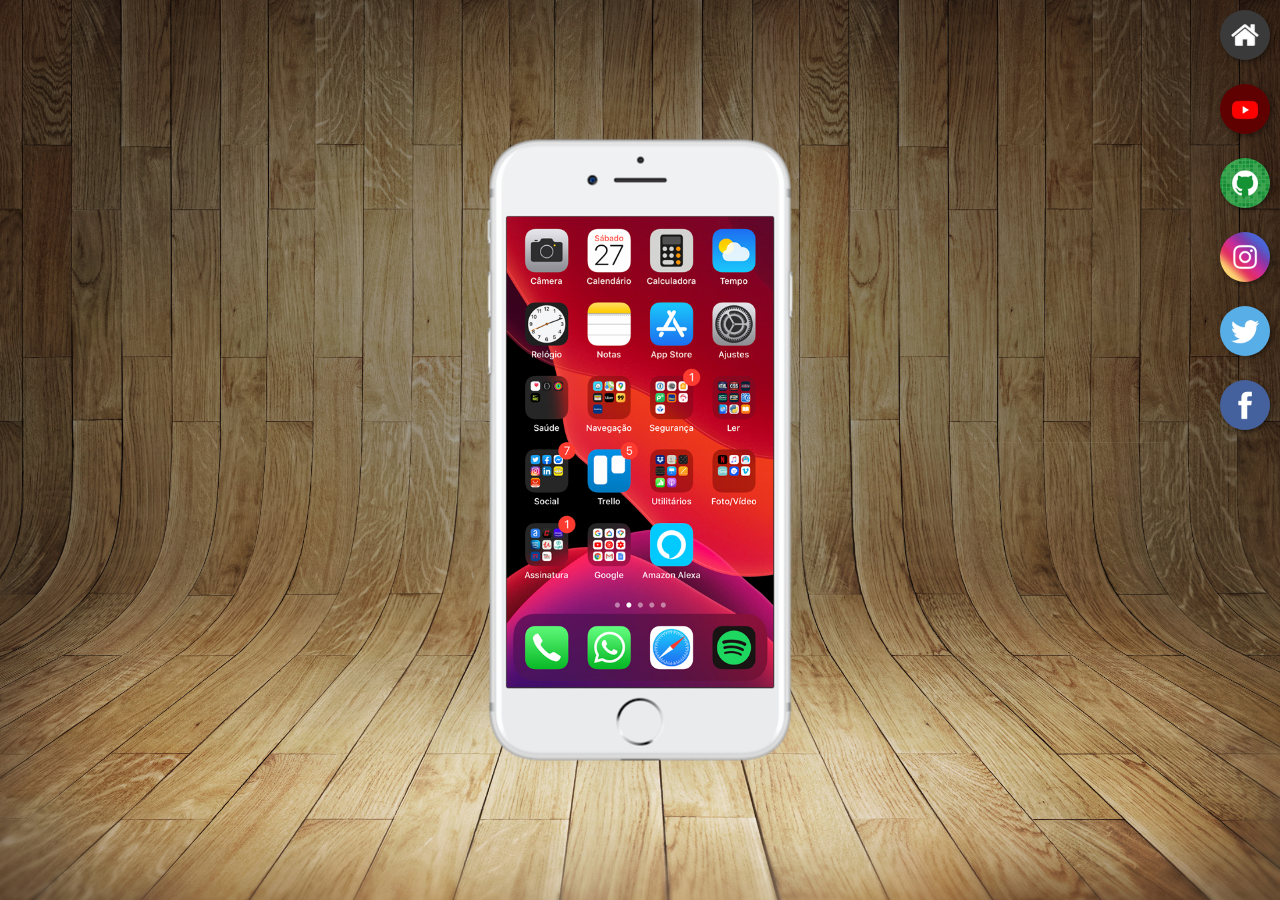
<file: index.html>
<!DOCTYPE html>
<html lang="pt-br">
<head>
    <meta charset="UTF-8">
    <meta name="viewport" content="width=device-width, initial-scale=1.0">
    <link rel="shortcut icon" href="favicon.ico" type="image/x-icon">
    <link rel="stylesheet" href="estilos/style.css">
    <title>Projeto Redes Sociais</title>
</head>
<body>
    <main>
        <section id="telefone">
            <iframe src="home.html" name="tela" id="tela" frameborder="0">
                Seu navegador não é compatível com isso.
            </iframe>
        </section>
        <section id="redes-sociais">
            <a href="home.html" target="tela"><img  src="imagens/logo-home.jpg" alt="Home"></a><br>
            <a href="youtube.html" target="tela"><img  src="imagens/logo-youtube.jpg" alt="Youtube"></a><br>
            <a href="github.html" target="tela"><img  src="imagens/logo-github.jpg" alt="GitHub"></a><br>
            <a href="instagram.html" target="tela"><img  src="imagens/logo-instagram.jpg" alt="Instagram"></a><br>
            <a href="twitter.html" target="tela"><img src="imagens/logo-twitter.jpg" alt="Twitter"></a><br>
            <a href="facebook.html" target="tela"><img src="imagens/logo-facebook.jpg" alt="Facebook"></a>
        </section>
    </main>
</body>
</html>
</file>
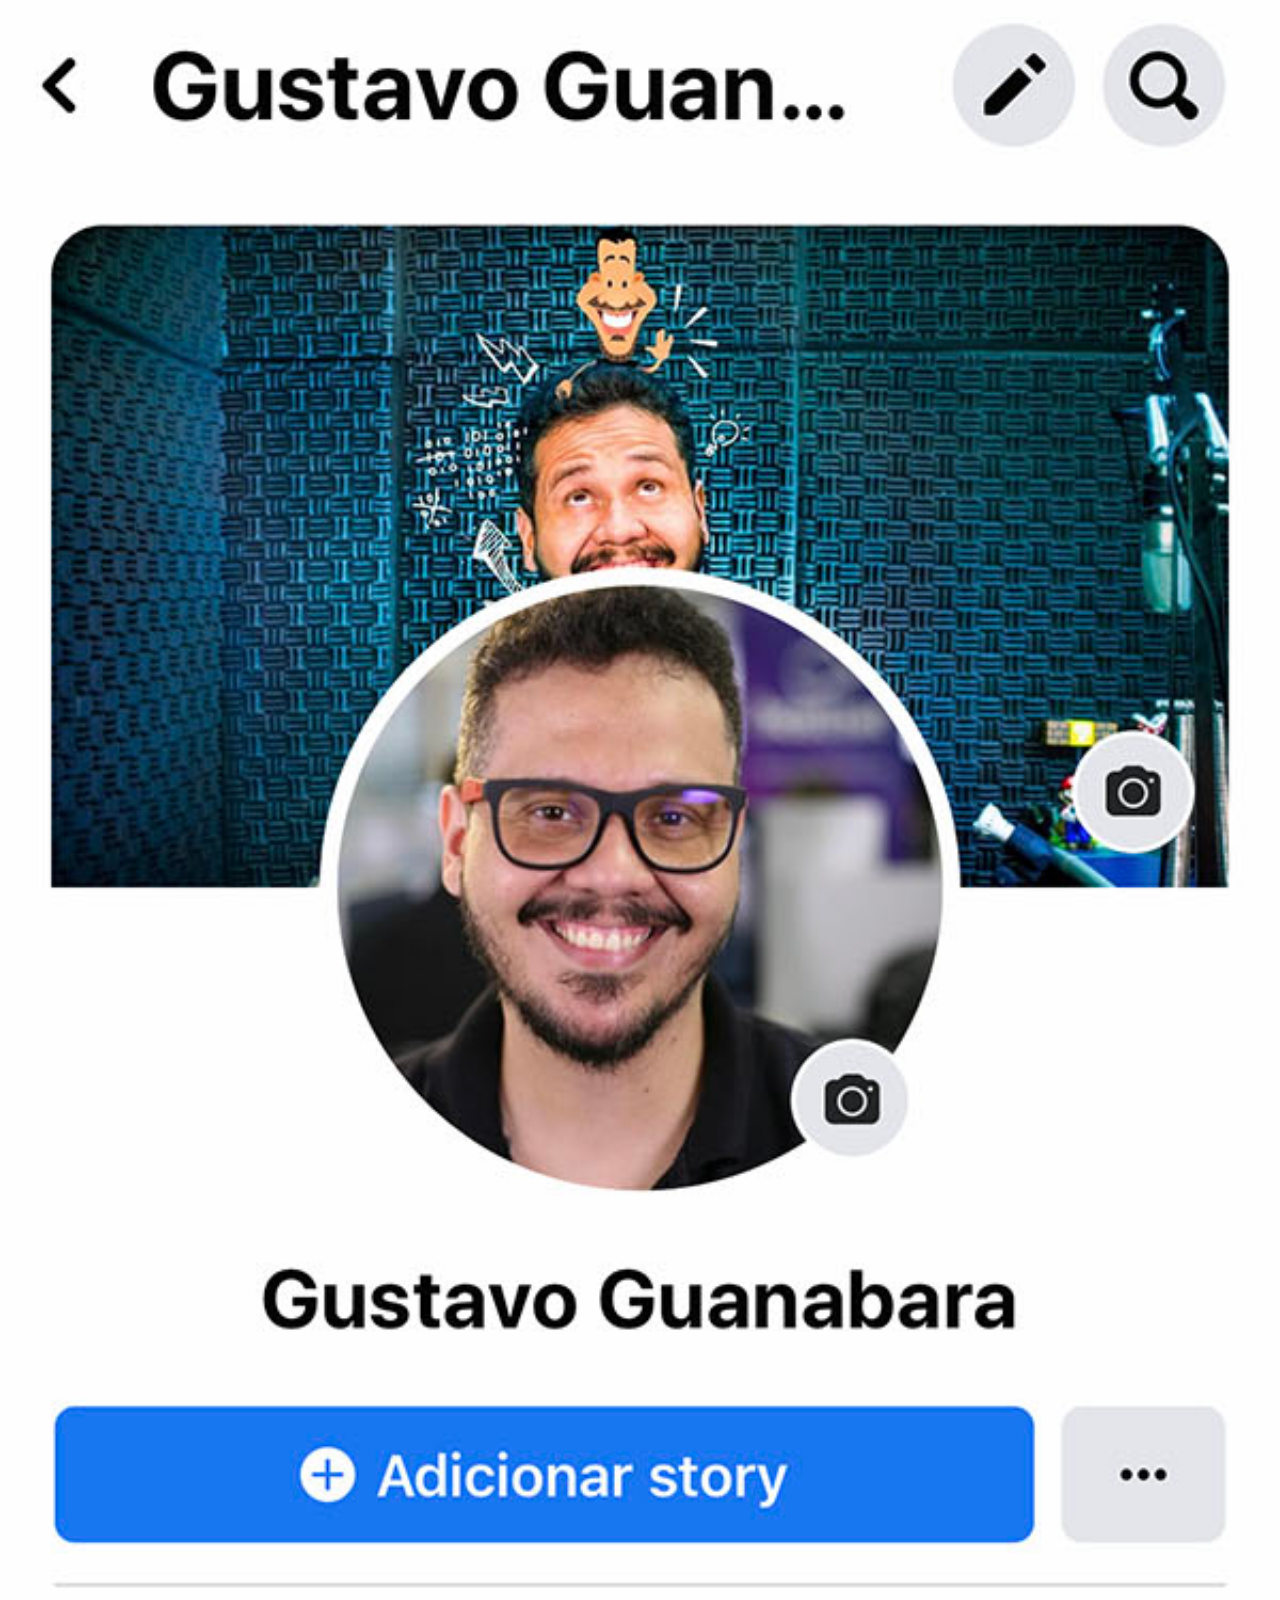
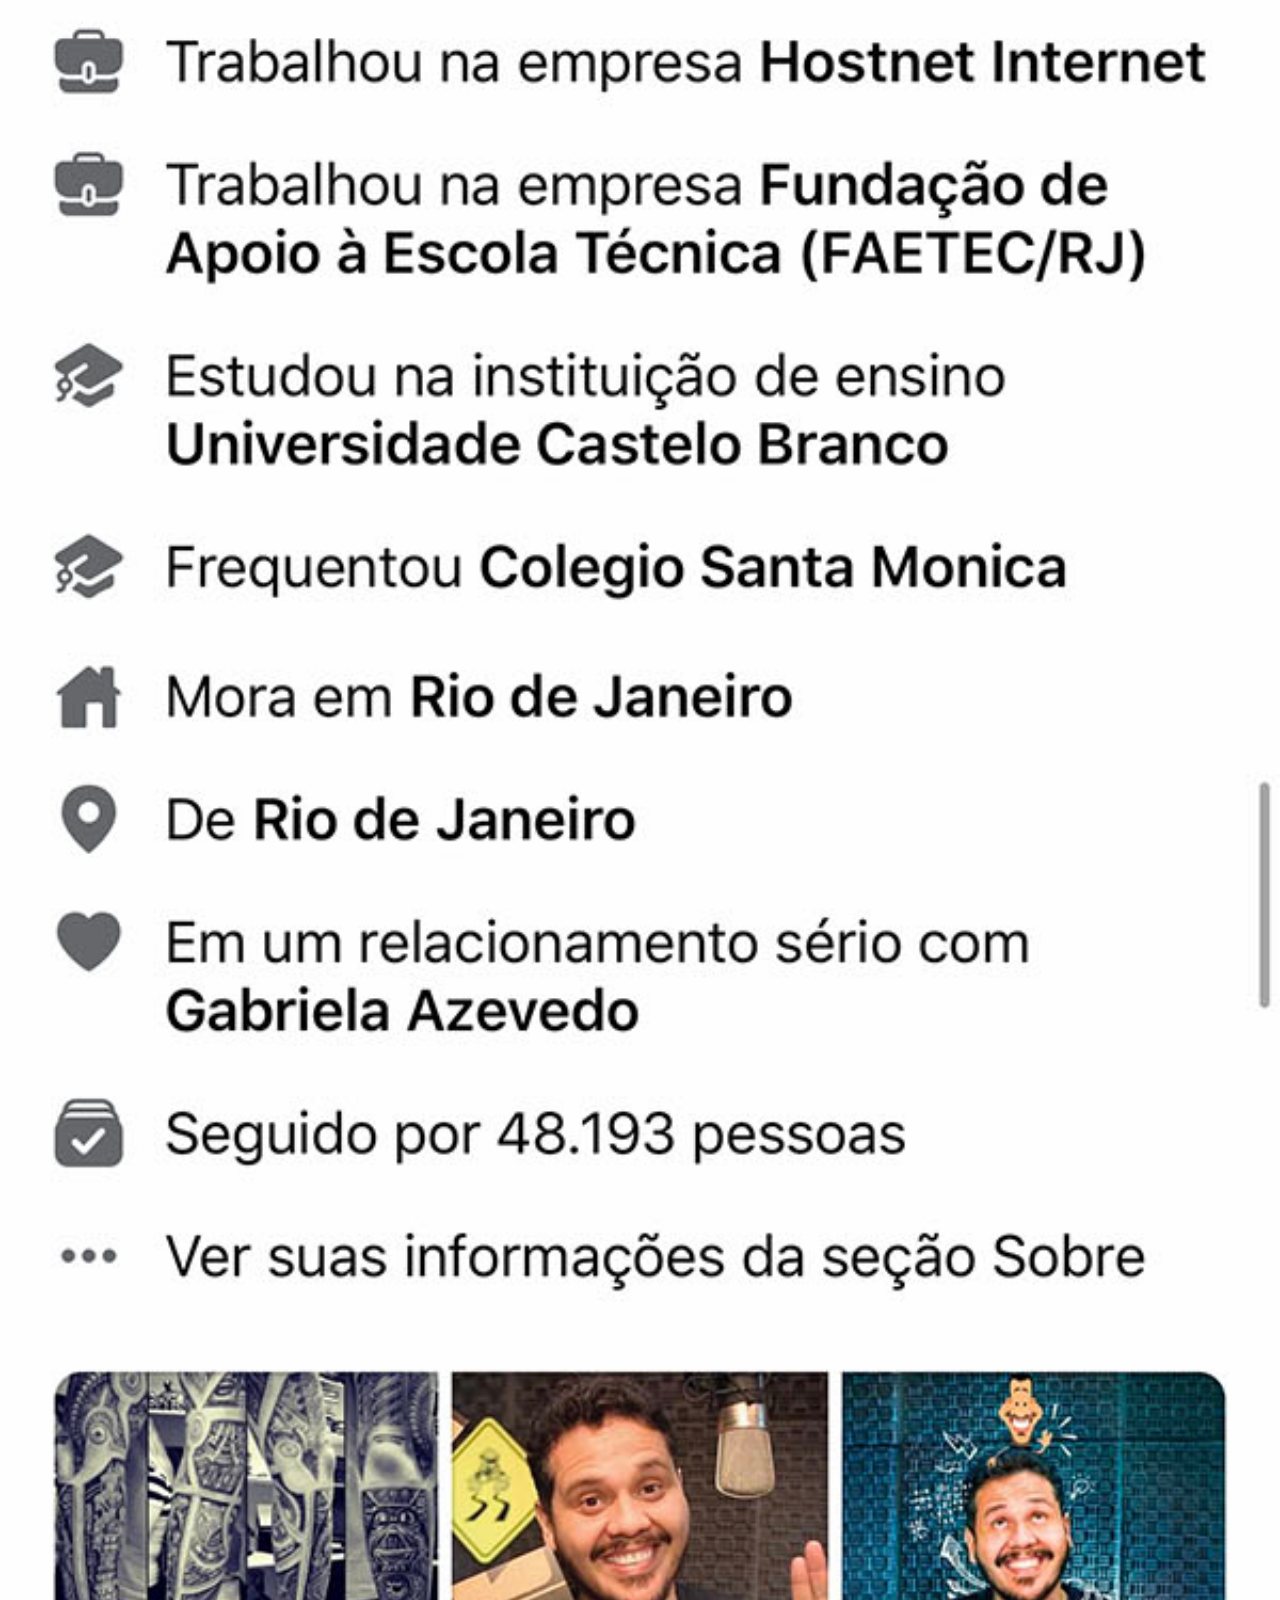
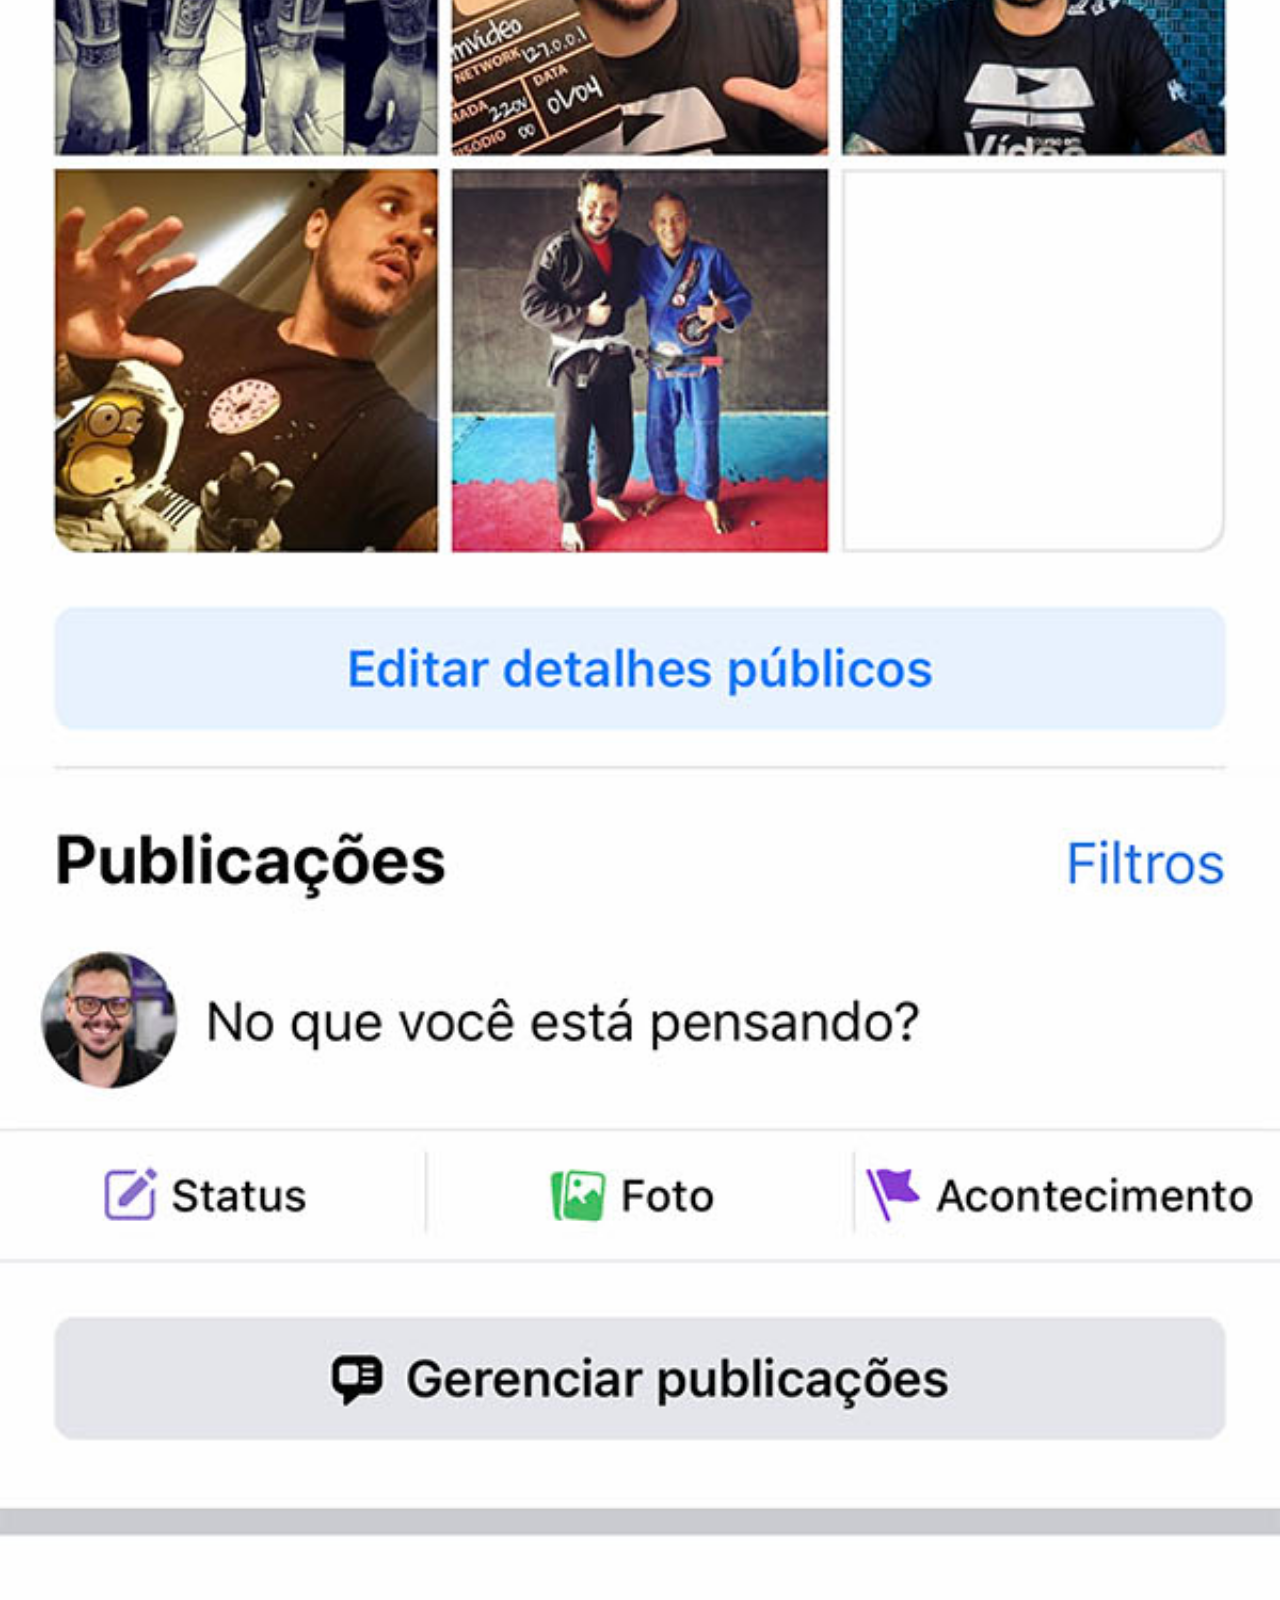
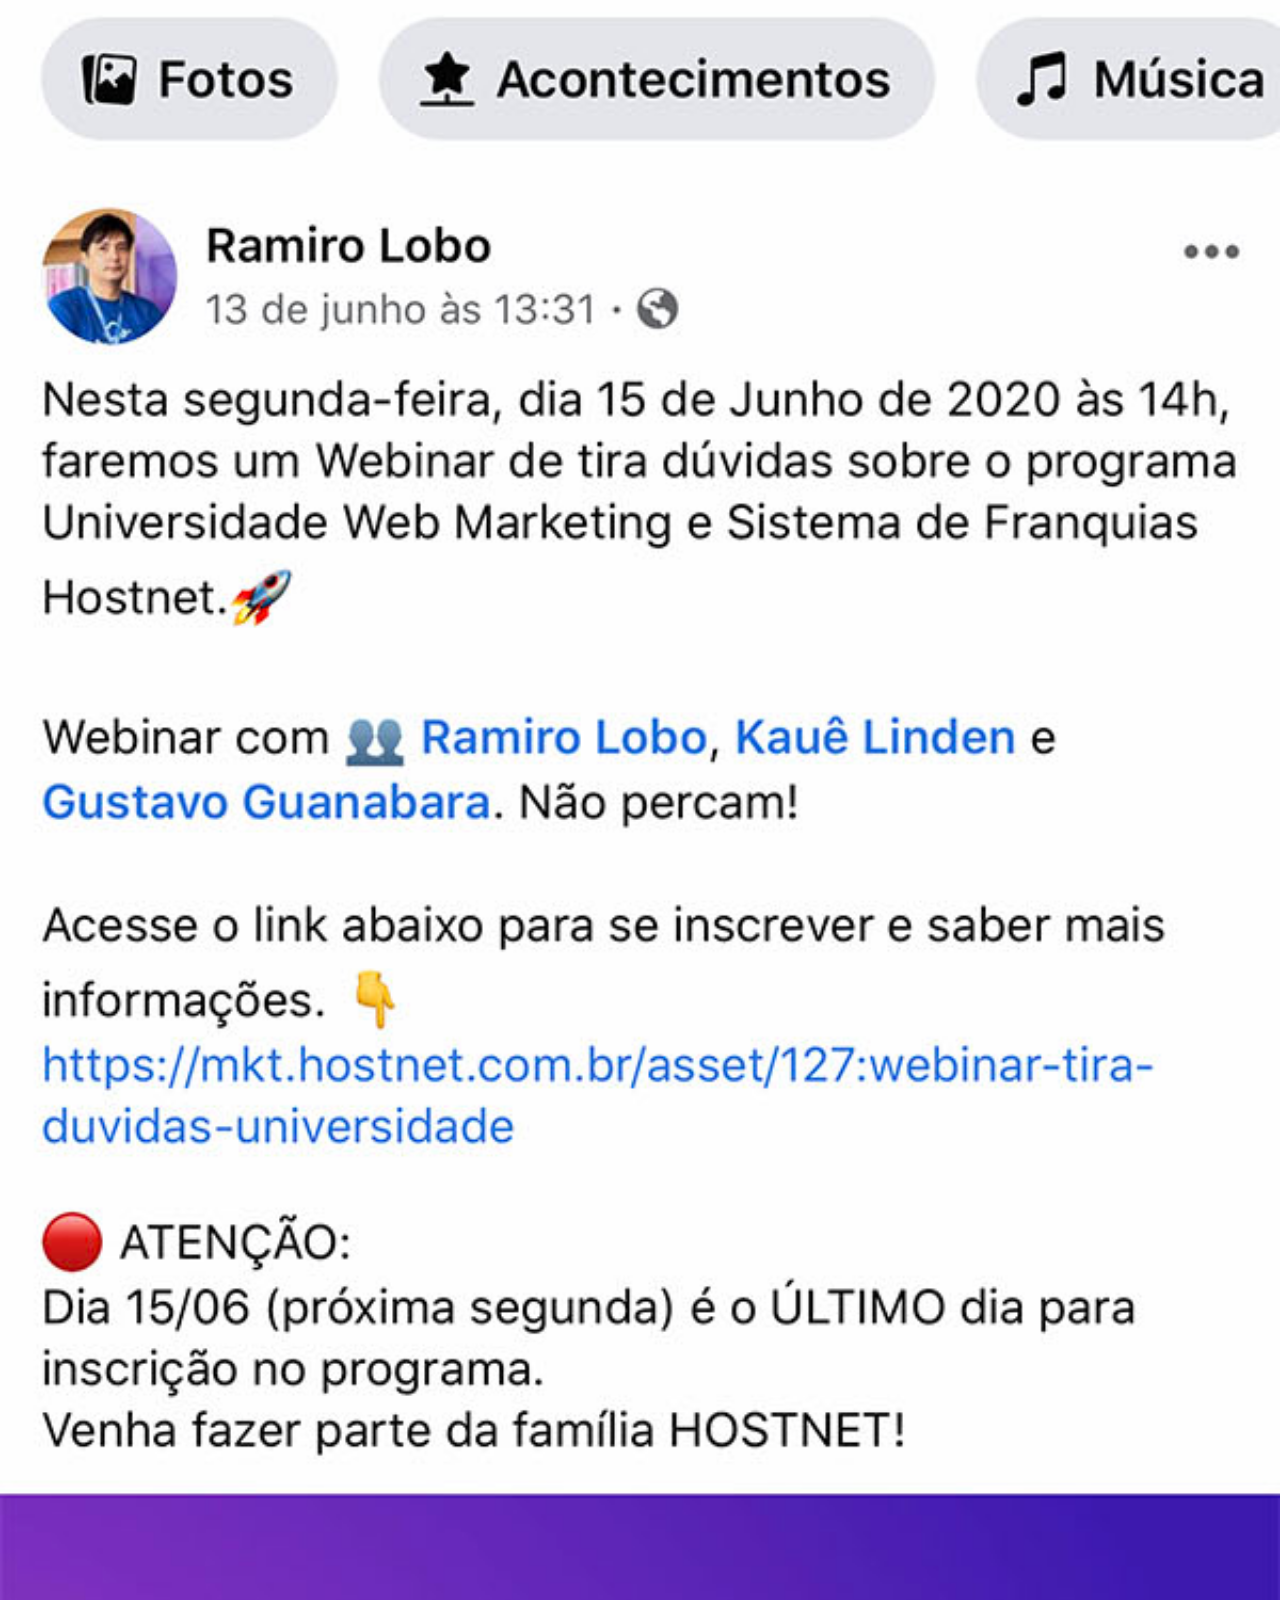
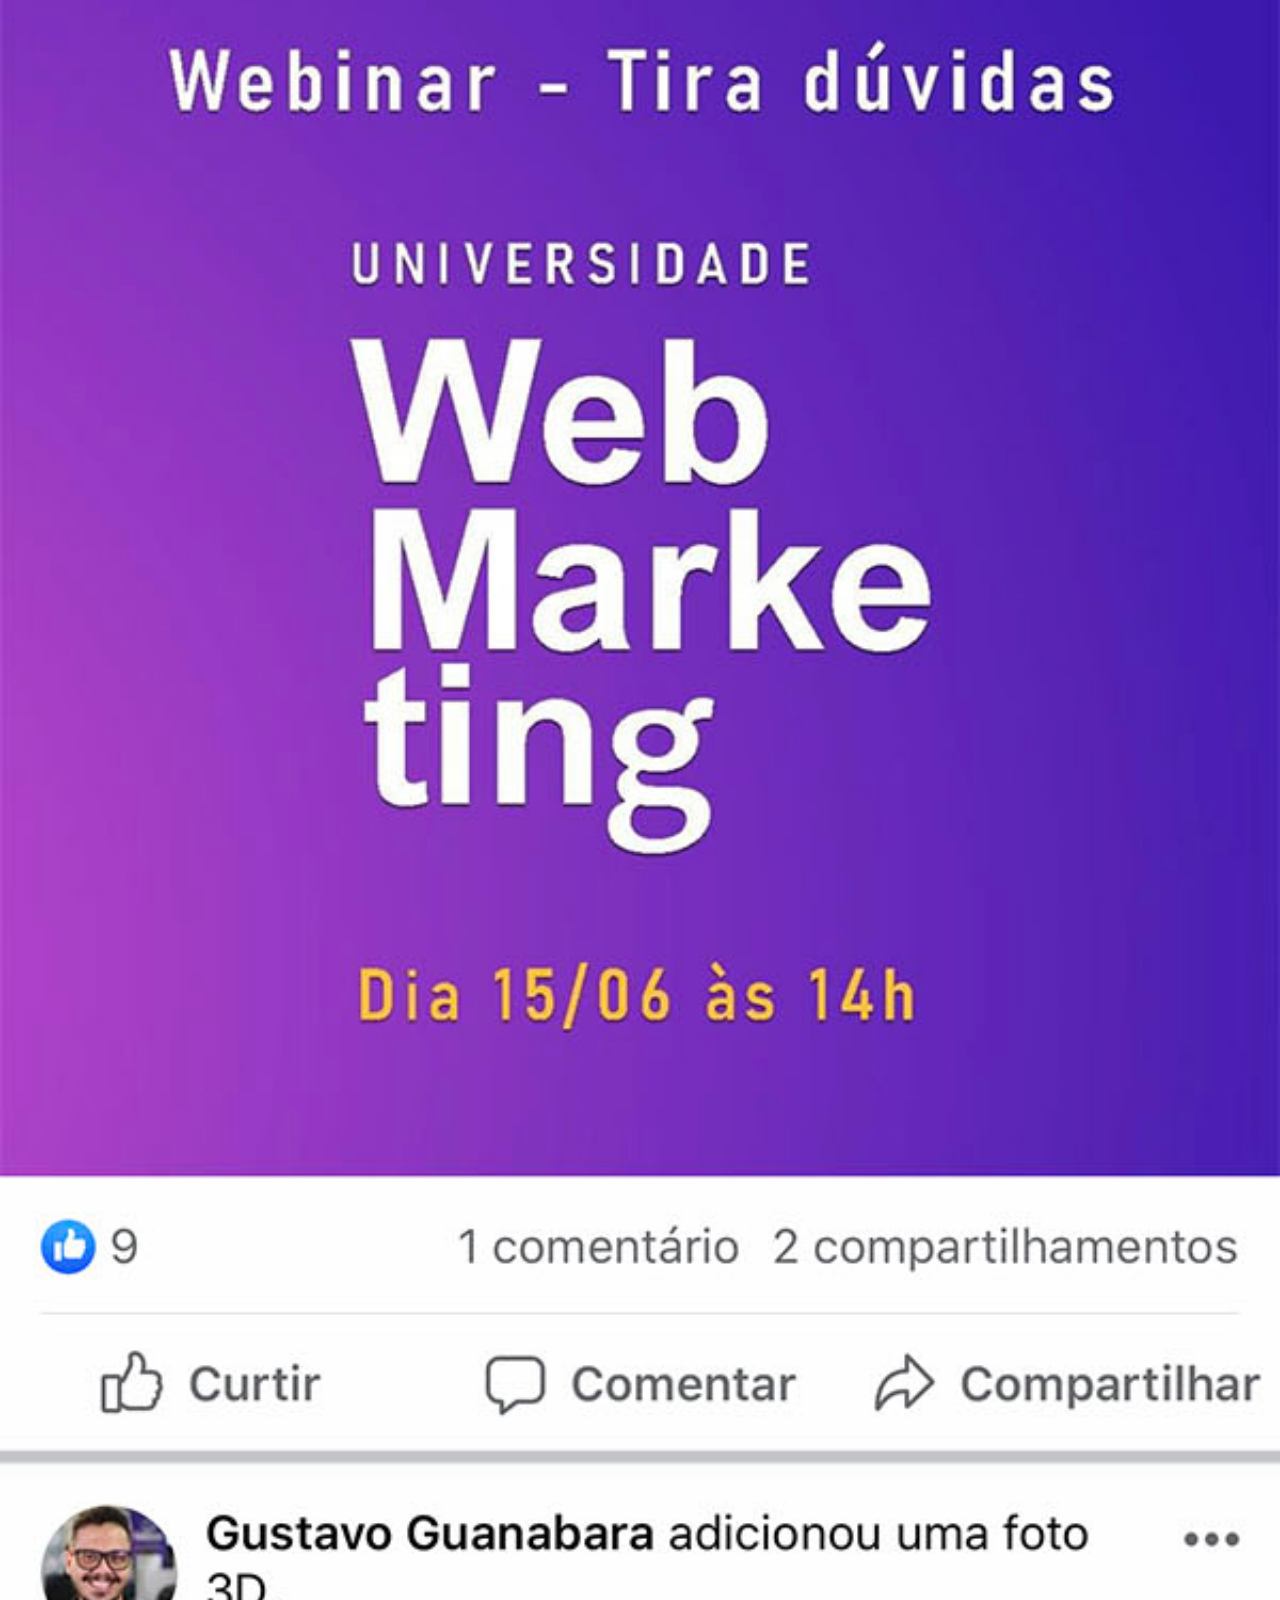
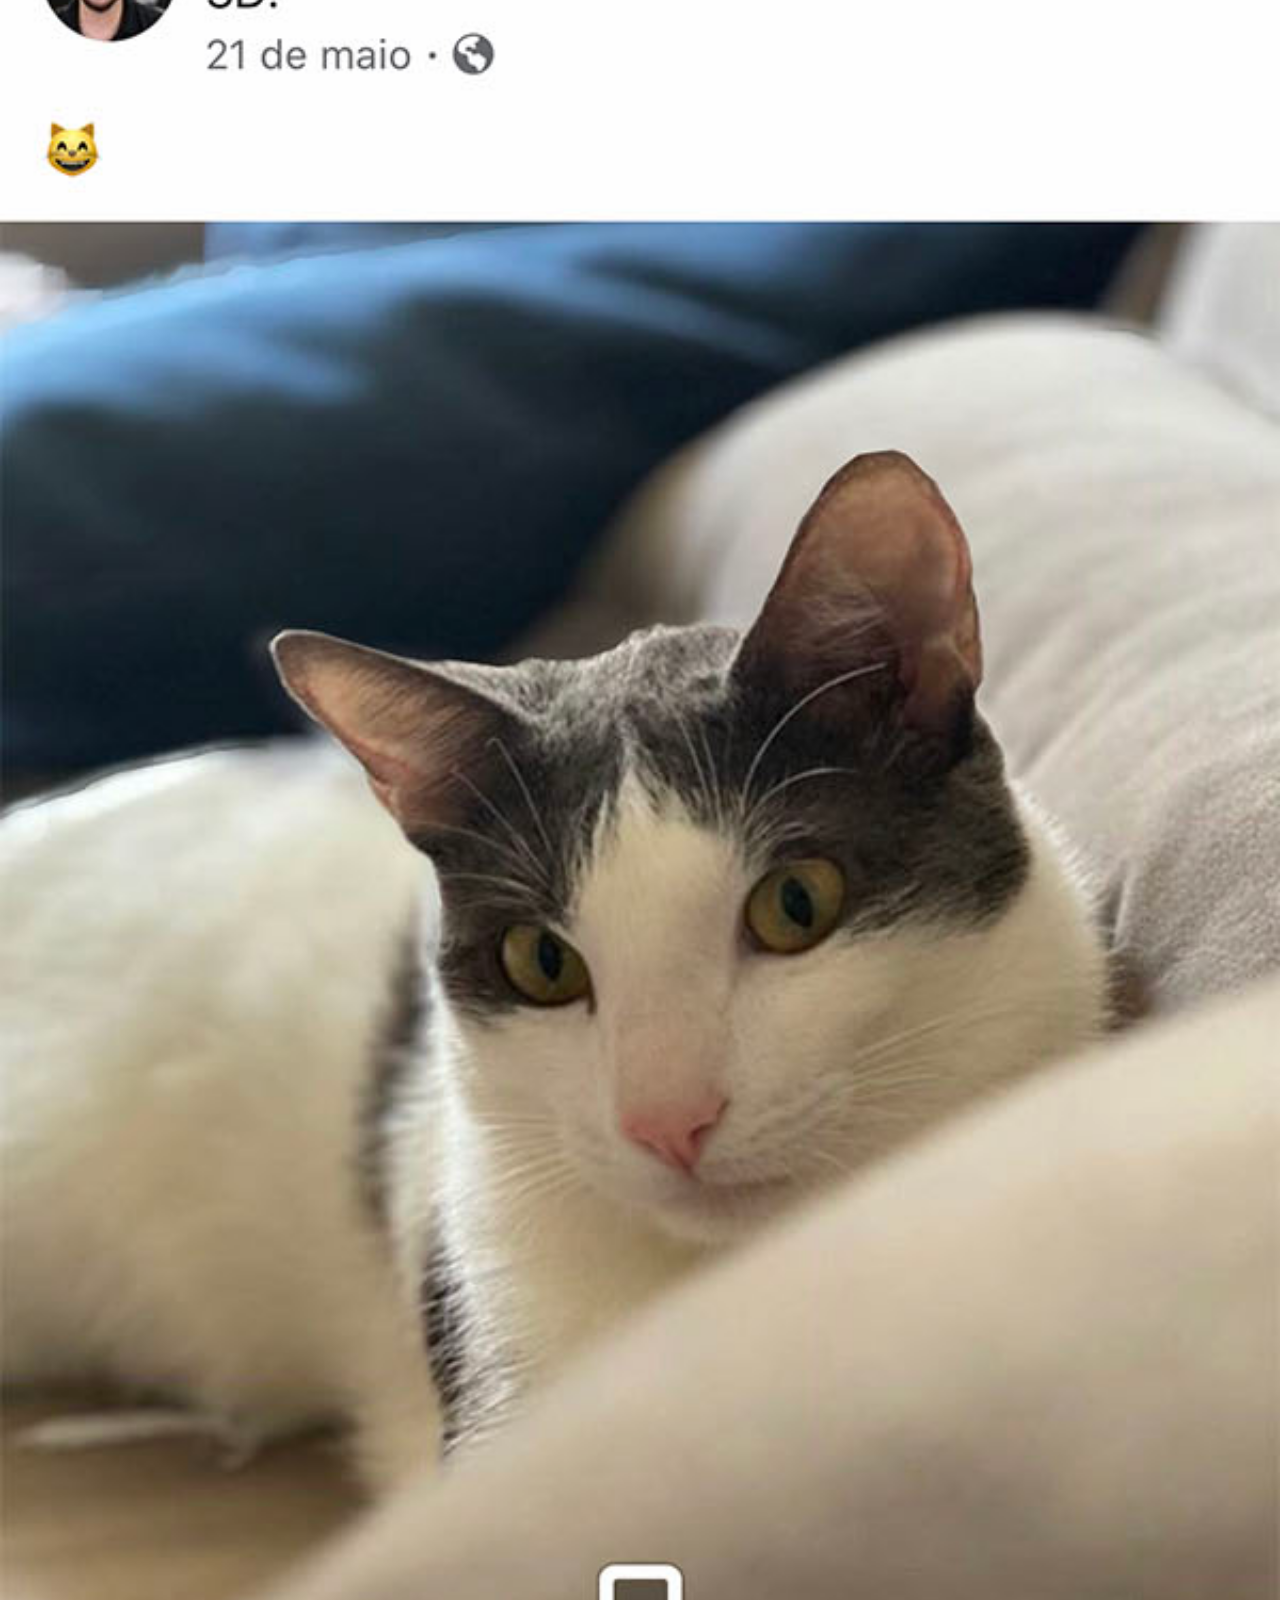
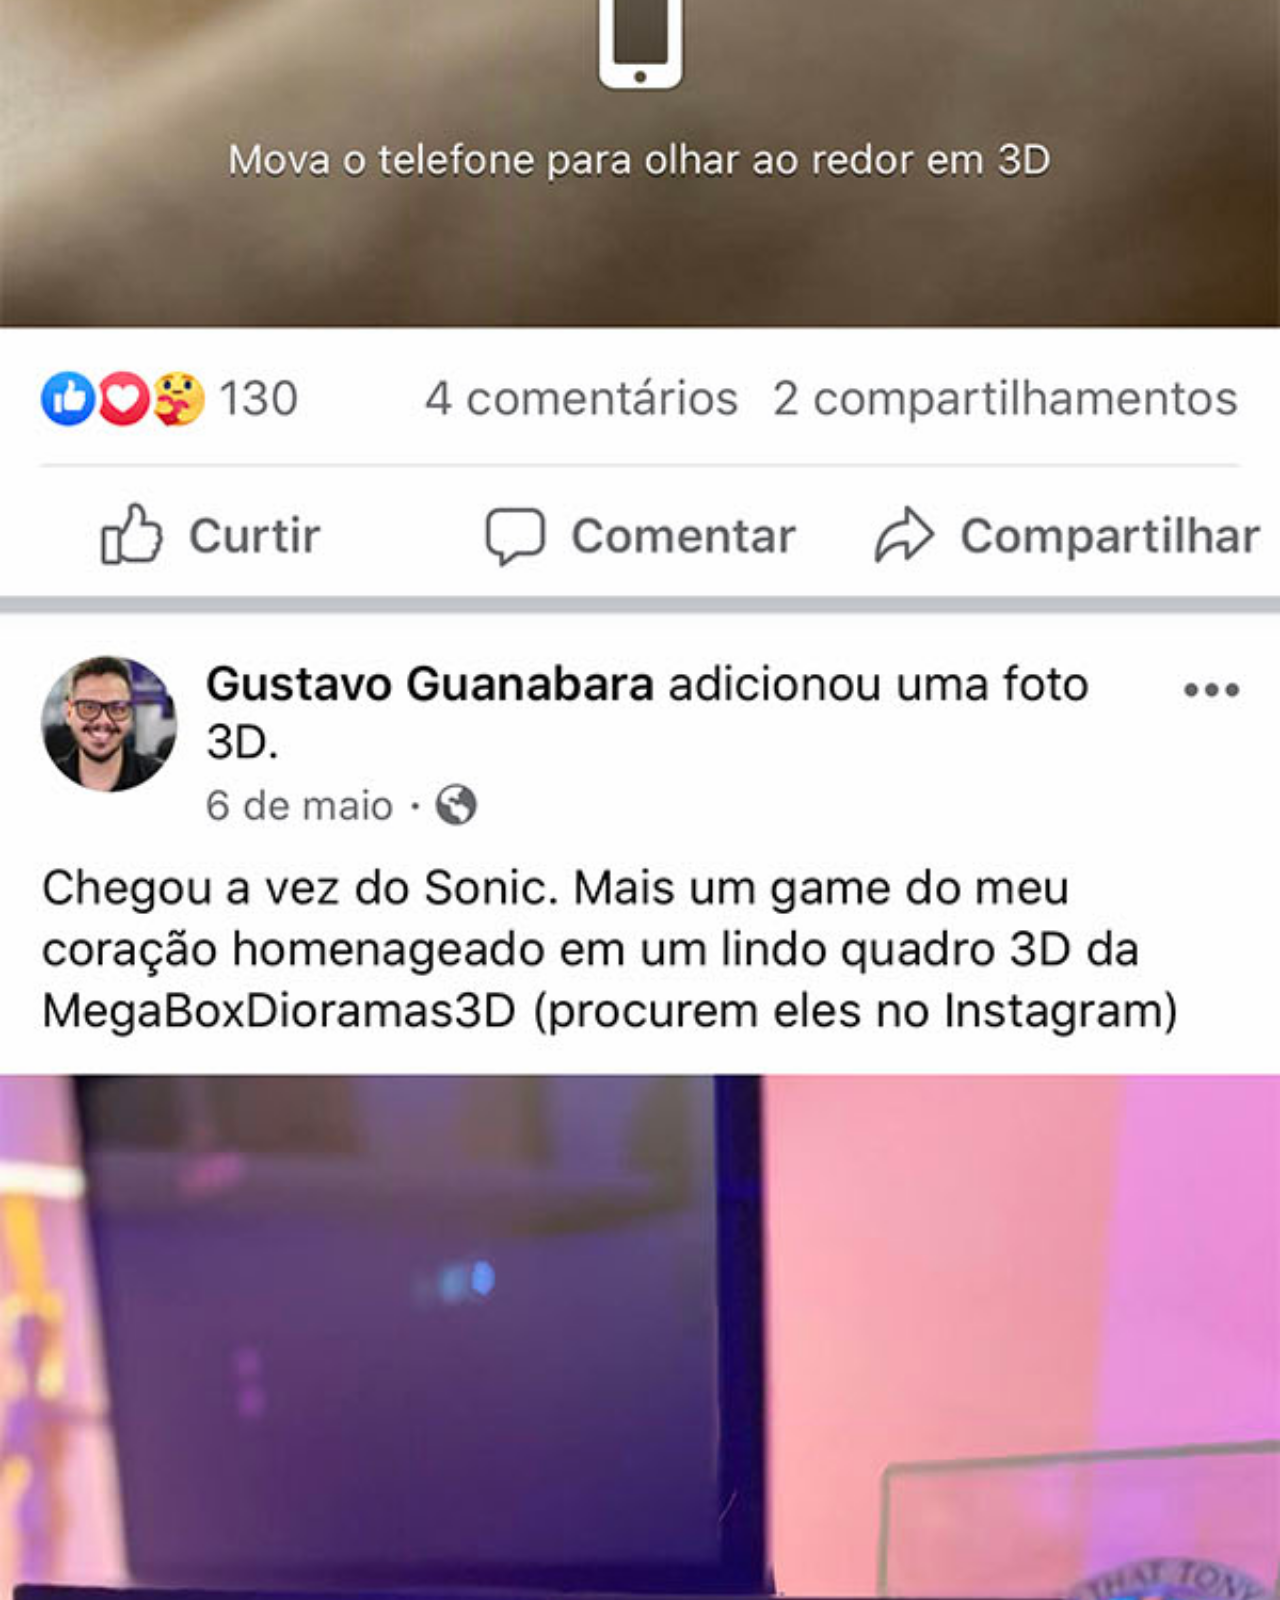
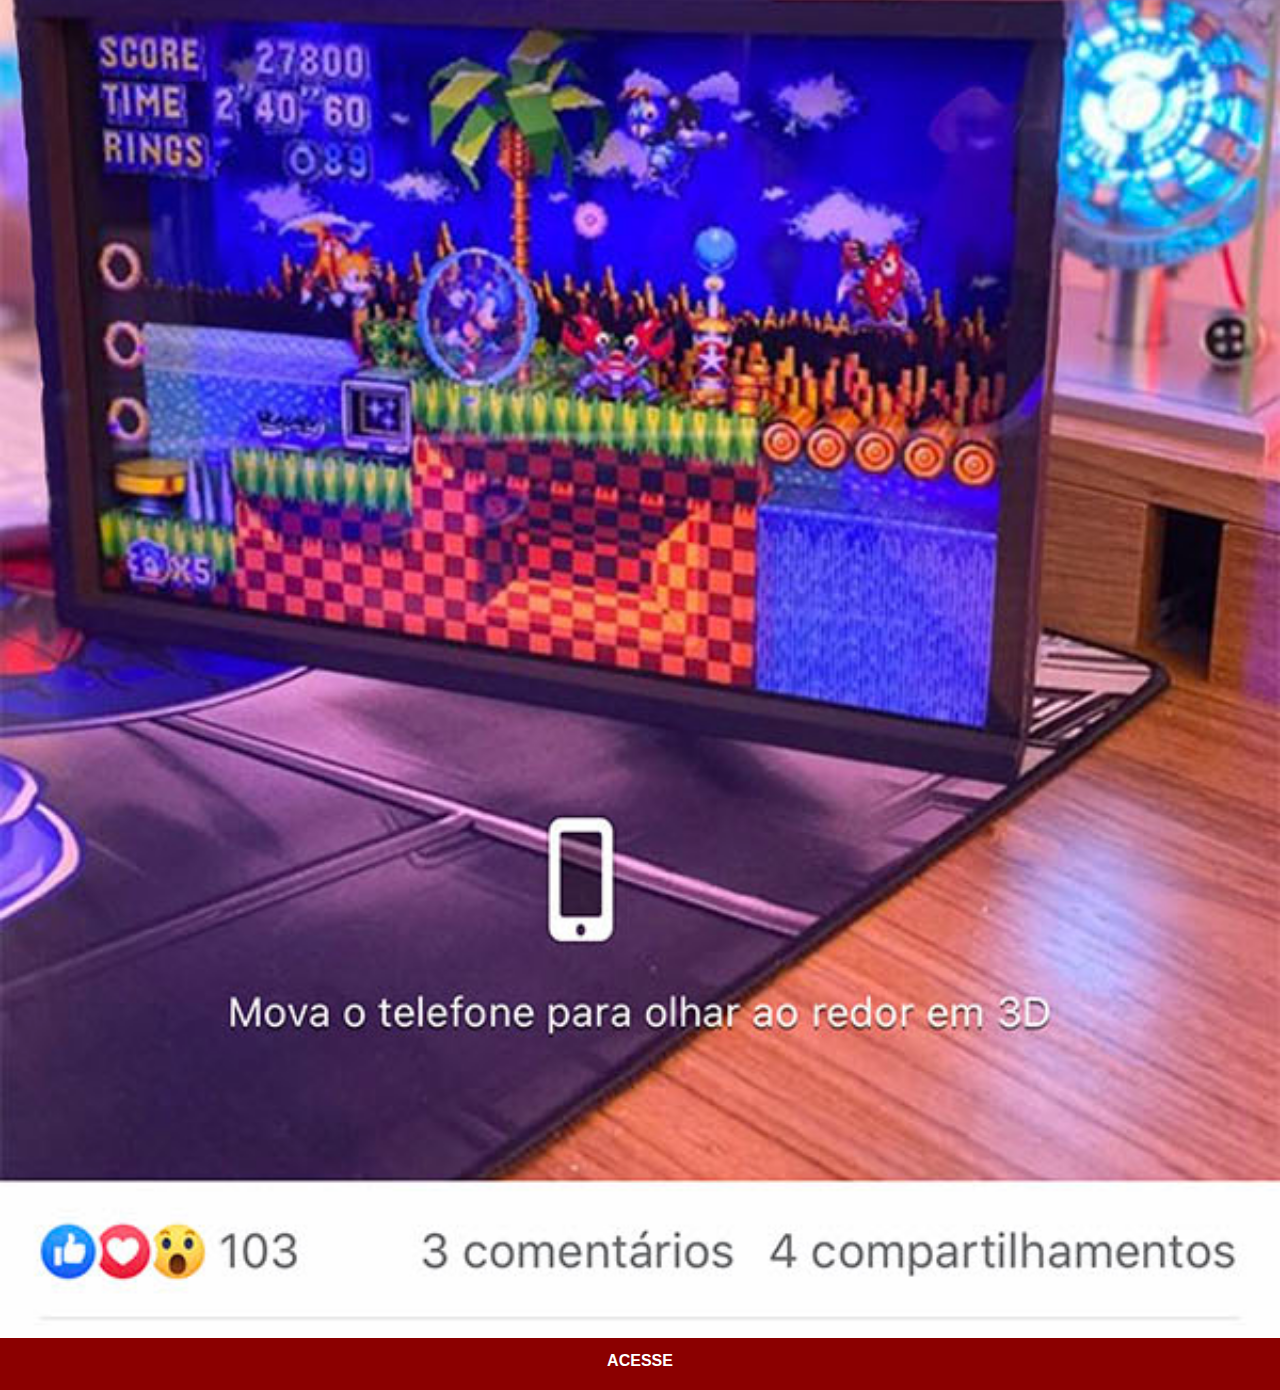
<file: facebook.html>
<!DOCTYPE html>
<html lang="pt-br">
<head>
    <meta charset="UTF-8">
    <meta name="viewport" content="width=device-width, initial-scale=1.0">
    <title>Facebook</title>
    <link rel="stylesheet" href="estilos/social.css">
</head>
<body>
    <img src="imagens/tela-facebook.jpg" alt="Facebook">
    <a href="https://www.facebook.com/gustavoguanabara/" target="_blank">ACESSE</a>
</body>
</html>
</file>
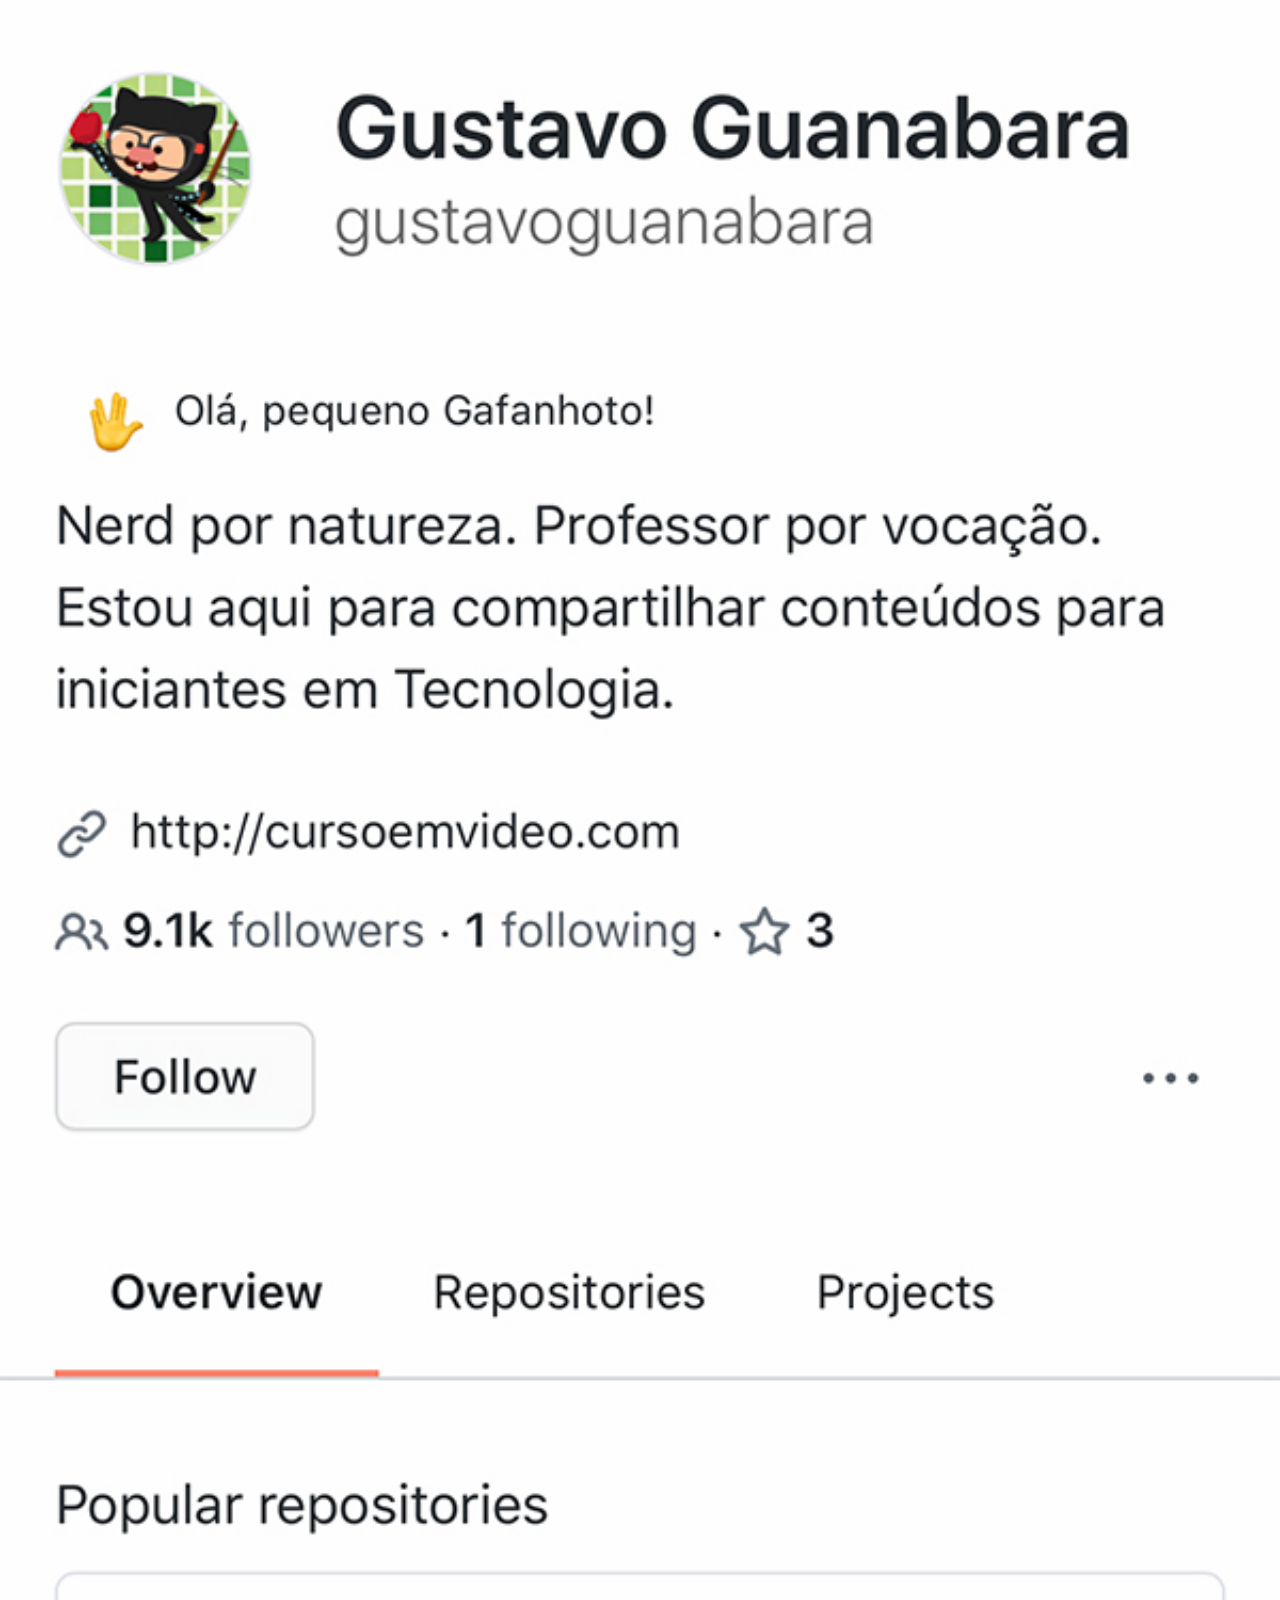
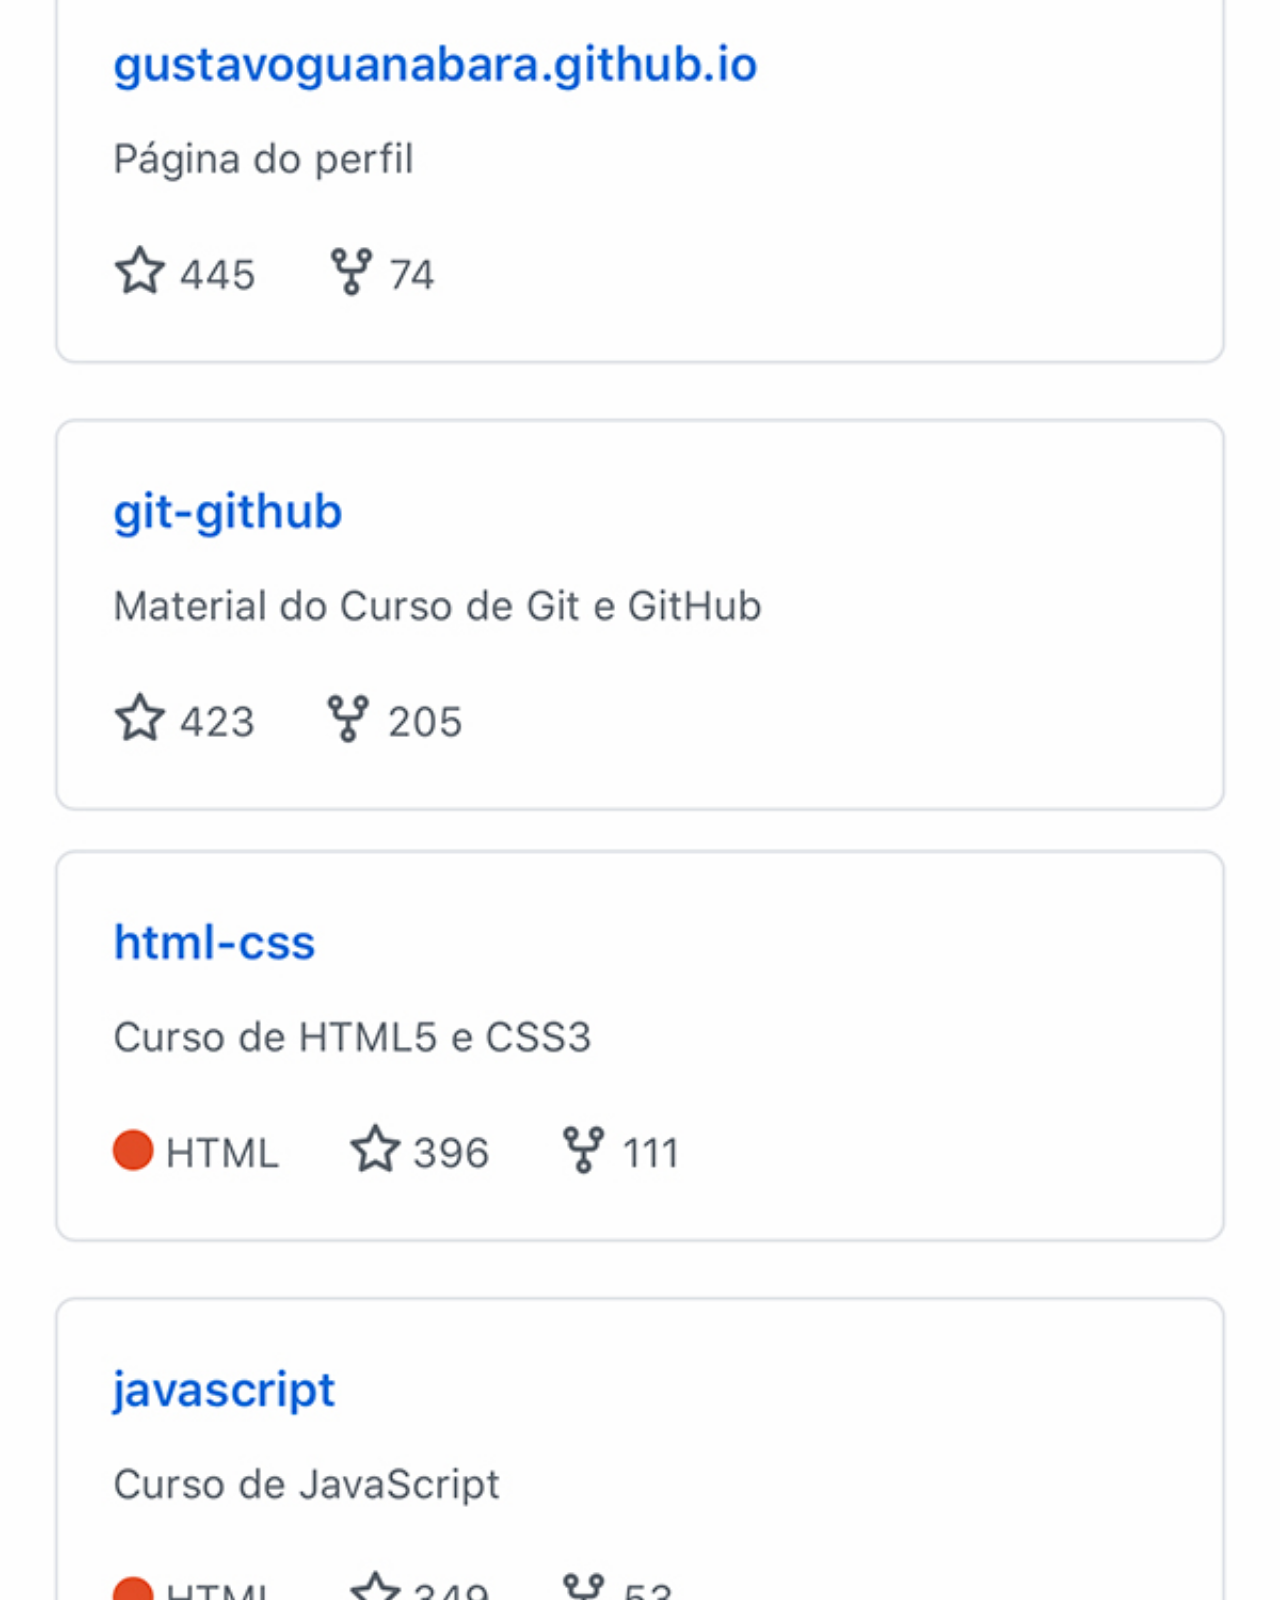
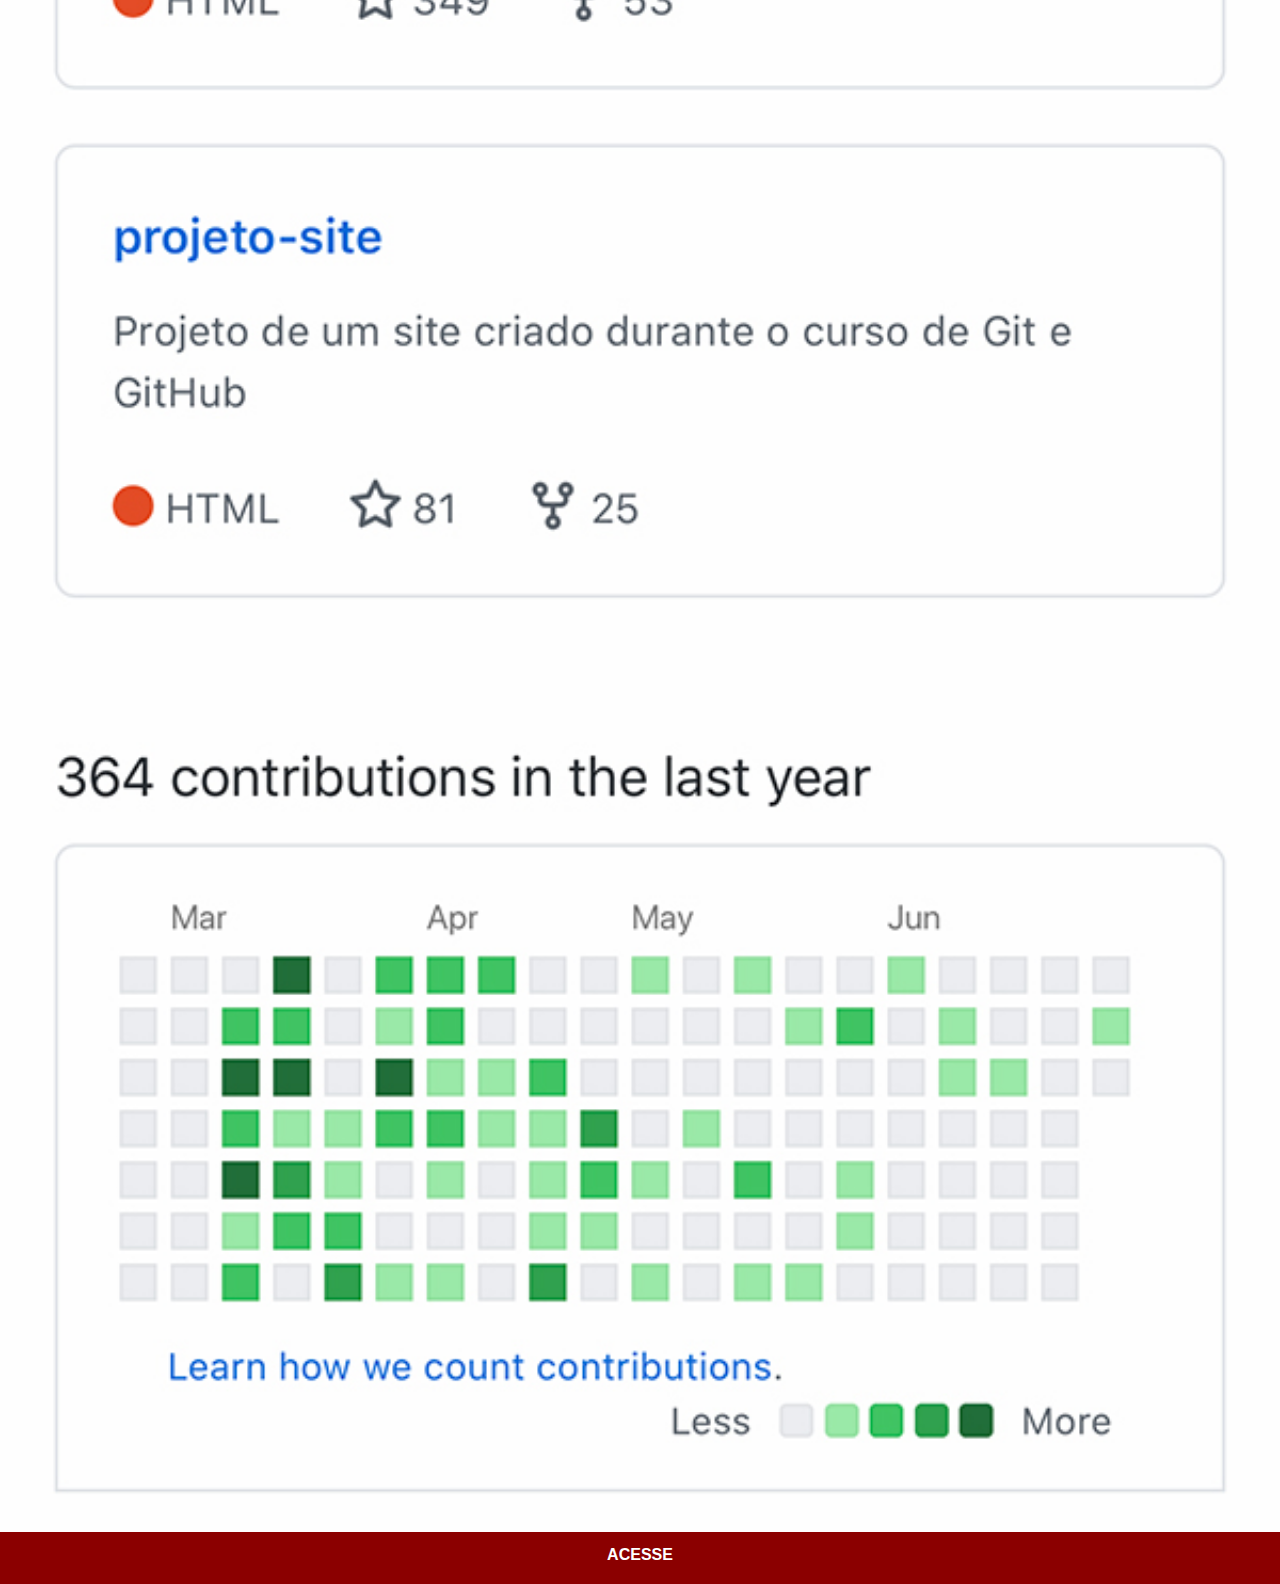
<file: github.html>
<!DOCTYPE html>
<html lang="pt-br">
<head>
    <meta charset="UTF-8">
    <meta name="viewport" content="width=device-width, initial-scale=1.0">
    <title>GitHub</title>
    <link rel="stylesheet" href="estilos/social.css">
</head>
<body>
    <img src="imagens/tela-github.jpg" alt="GitHub">
    <a href="https://github.com/gustavoguanabara" target="_blank">ACESSE</a>
</body>
</html>
</file>
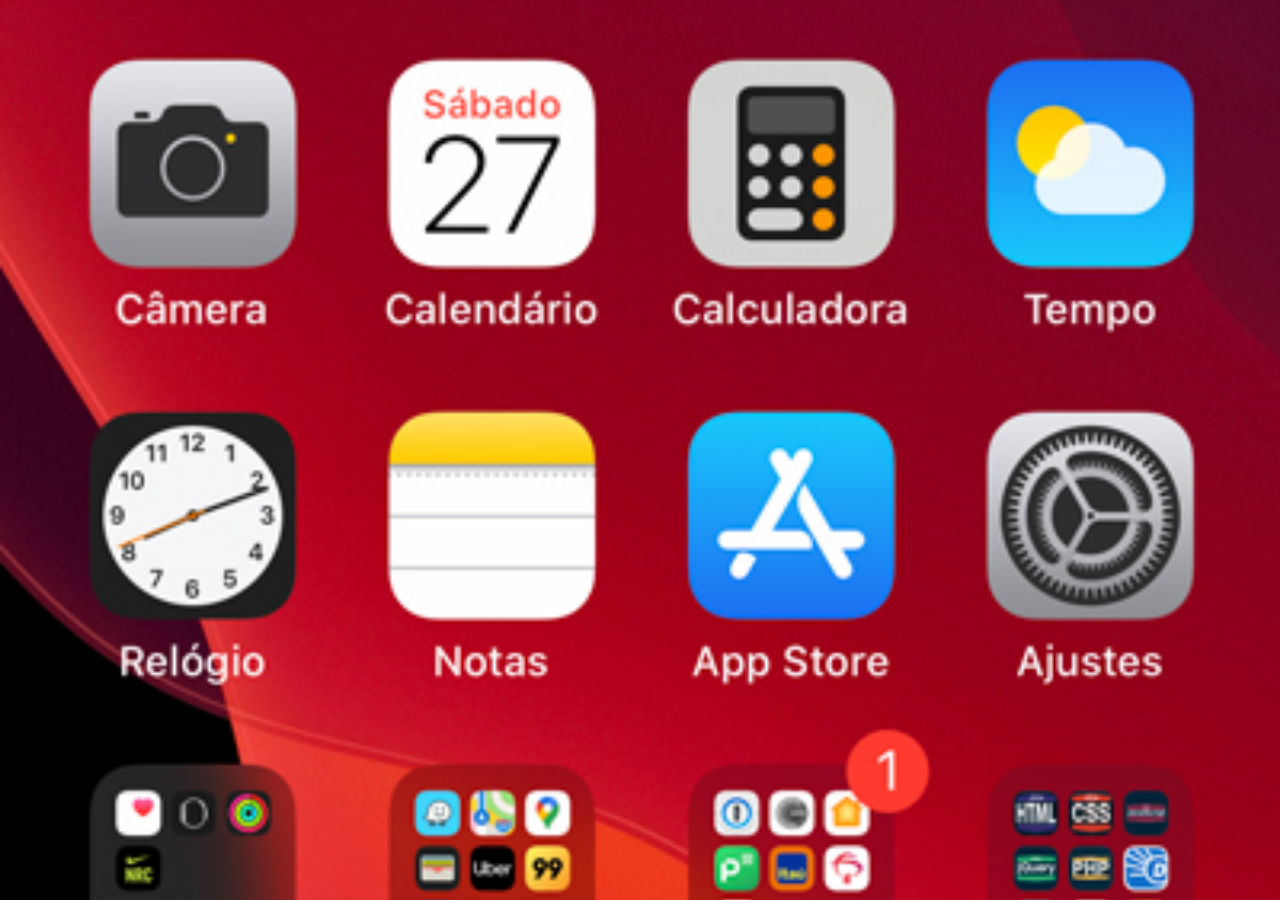
<file: home.html>
<!DOCTYPE html>
<html lang="pt-br">
<head>
    <meta charset="UTF-8">
    <meta name="viewport" content="width=device-width, initial-scale=1.0">
    <title>Home</title>
</head>
<style>
    * {
        margin: 0px;
        padding: 0px;
    }

    body {
        width: 100vw;
        height: 100vh;
        background: black url(imagens/tela-home.jpg) no-repeat top center;
        background-size: cover;
    }
</style>
<body>
    
</body>
</html>
</file>
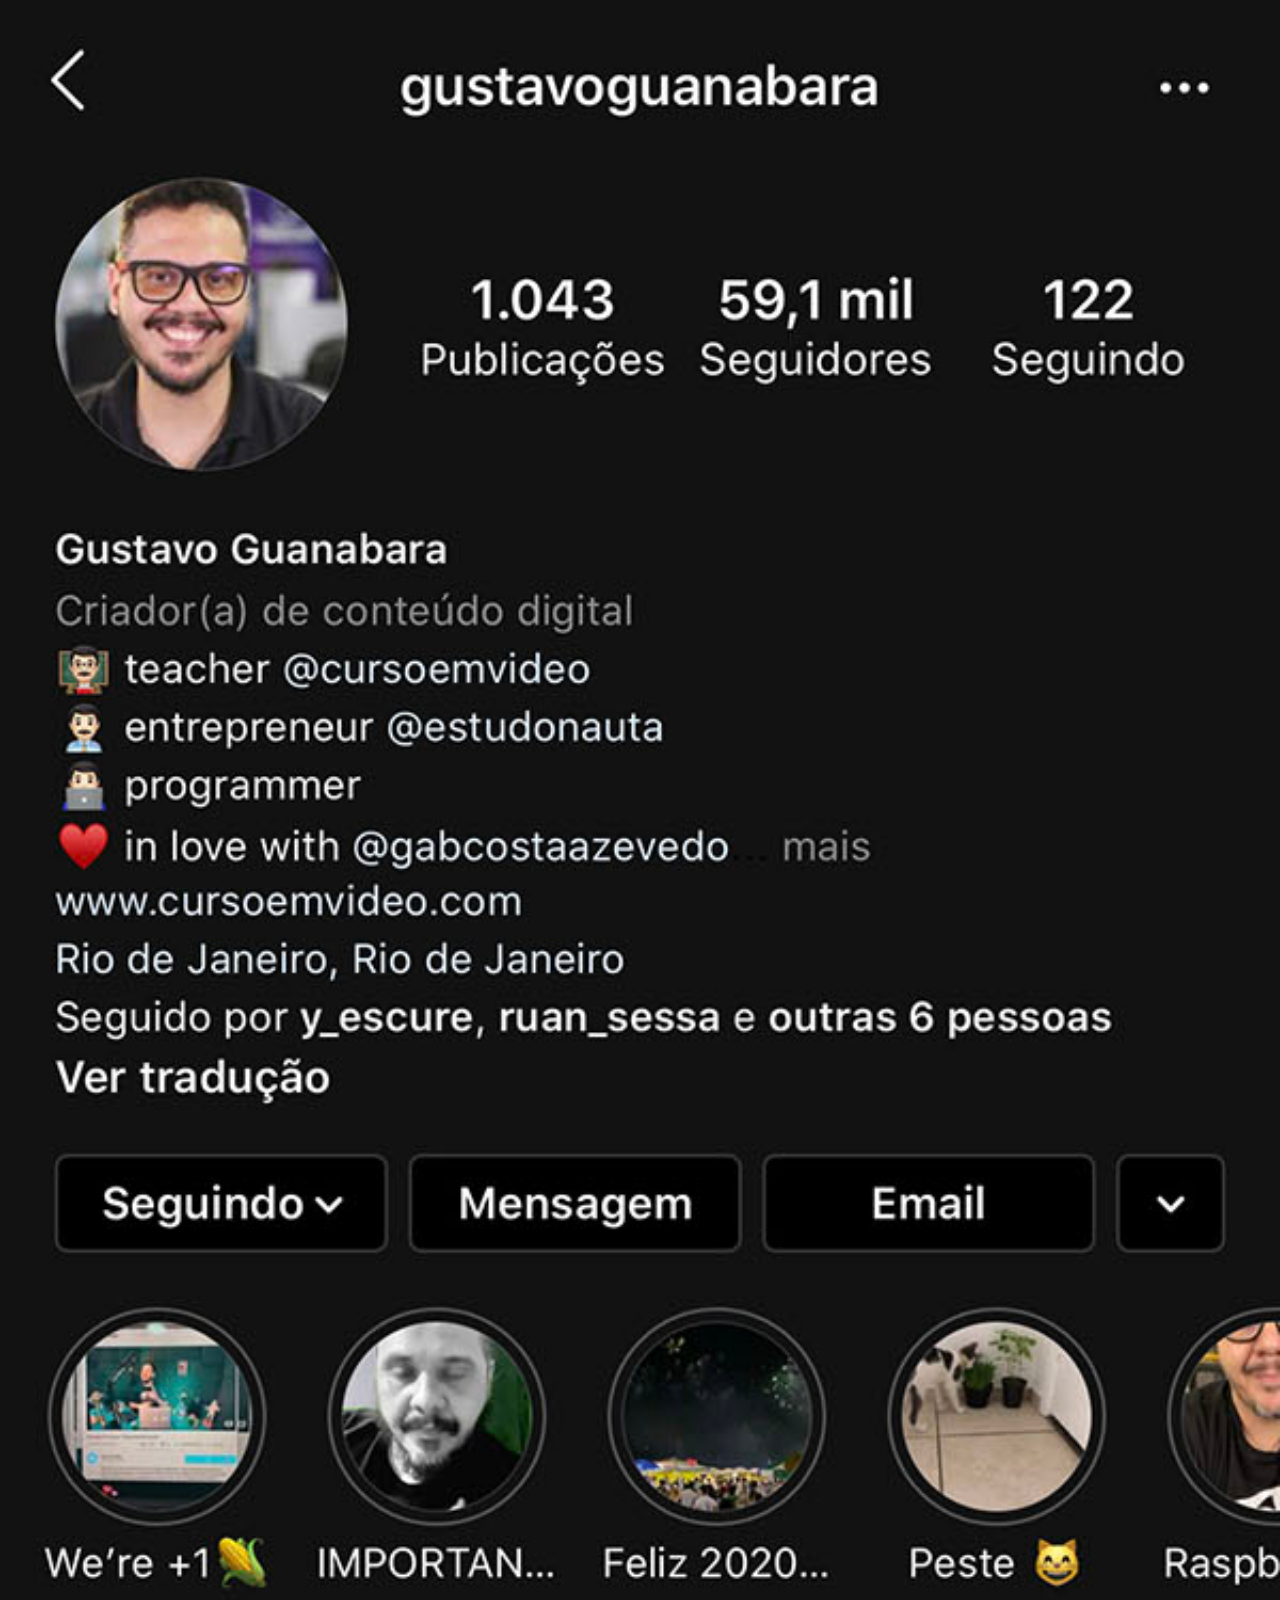
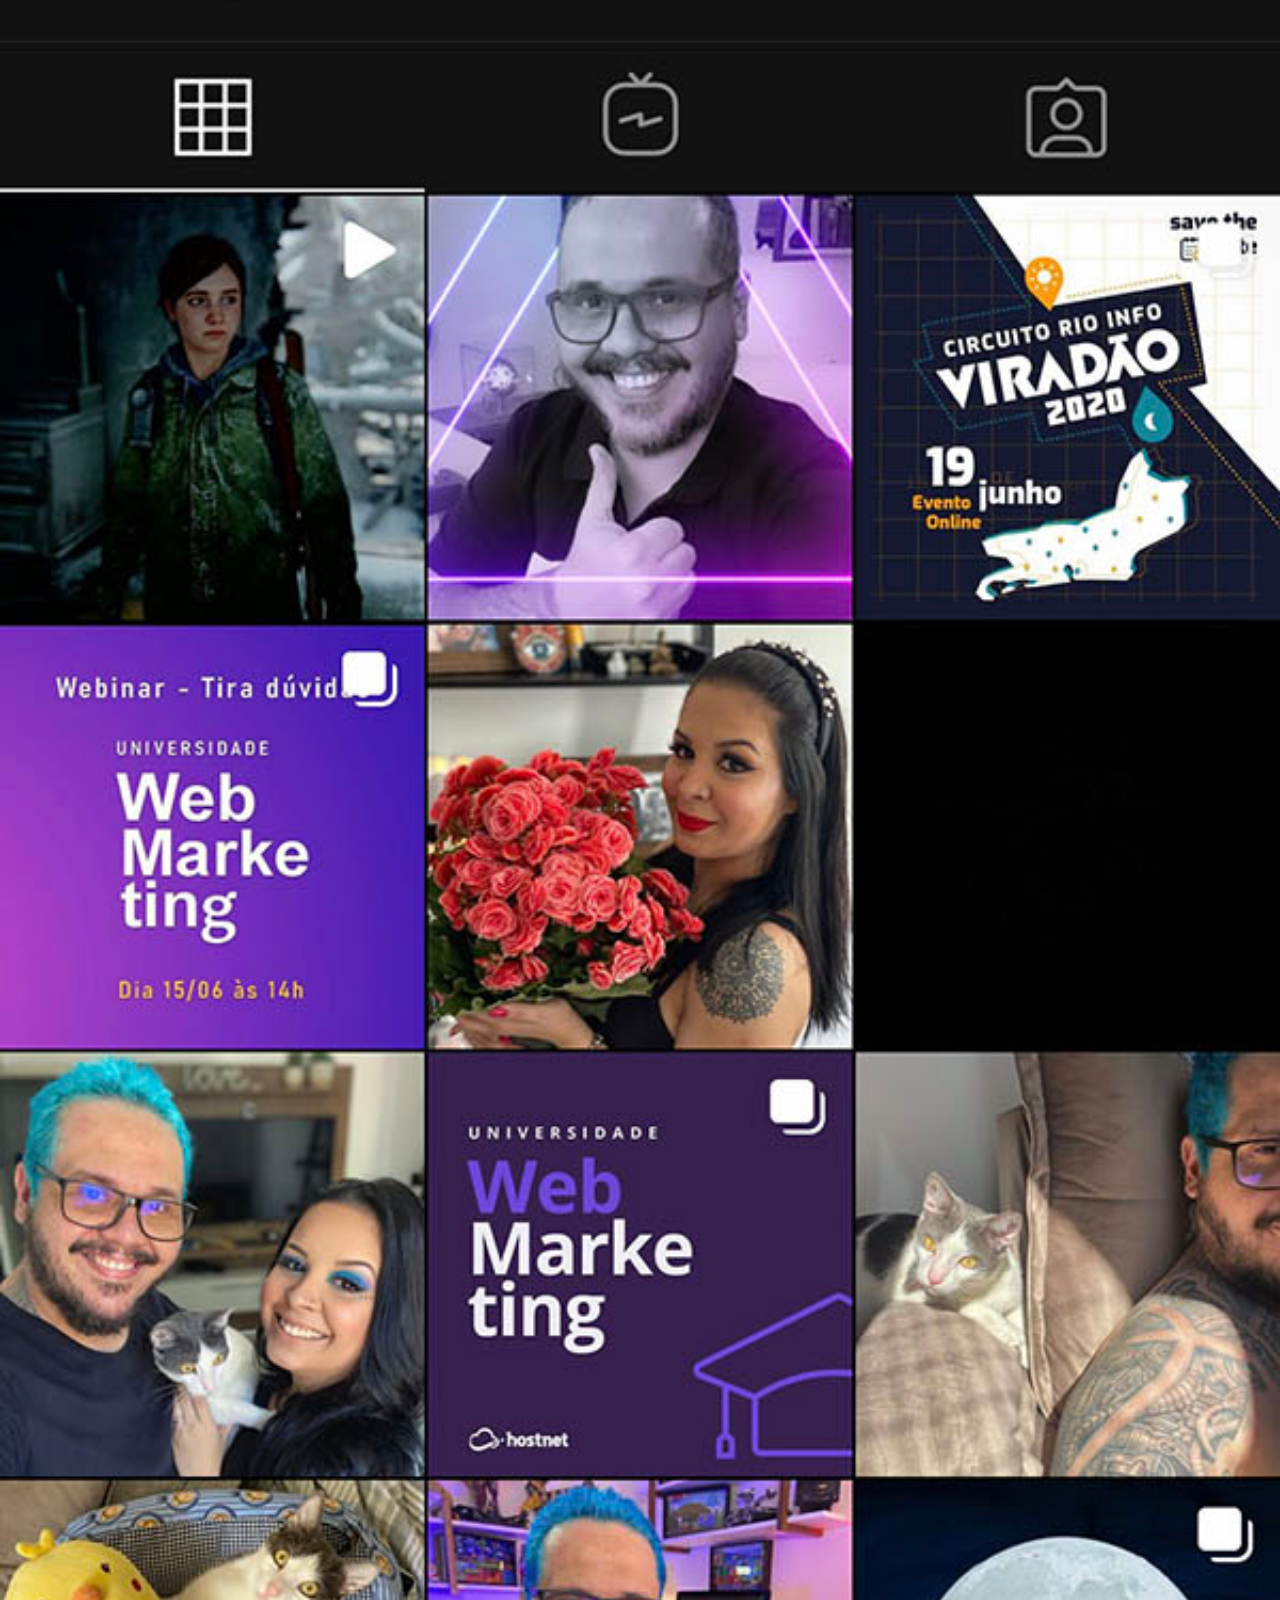
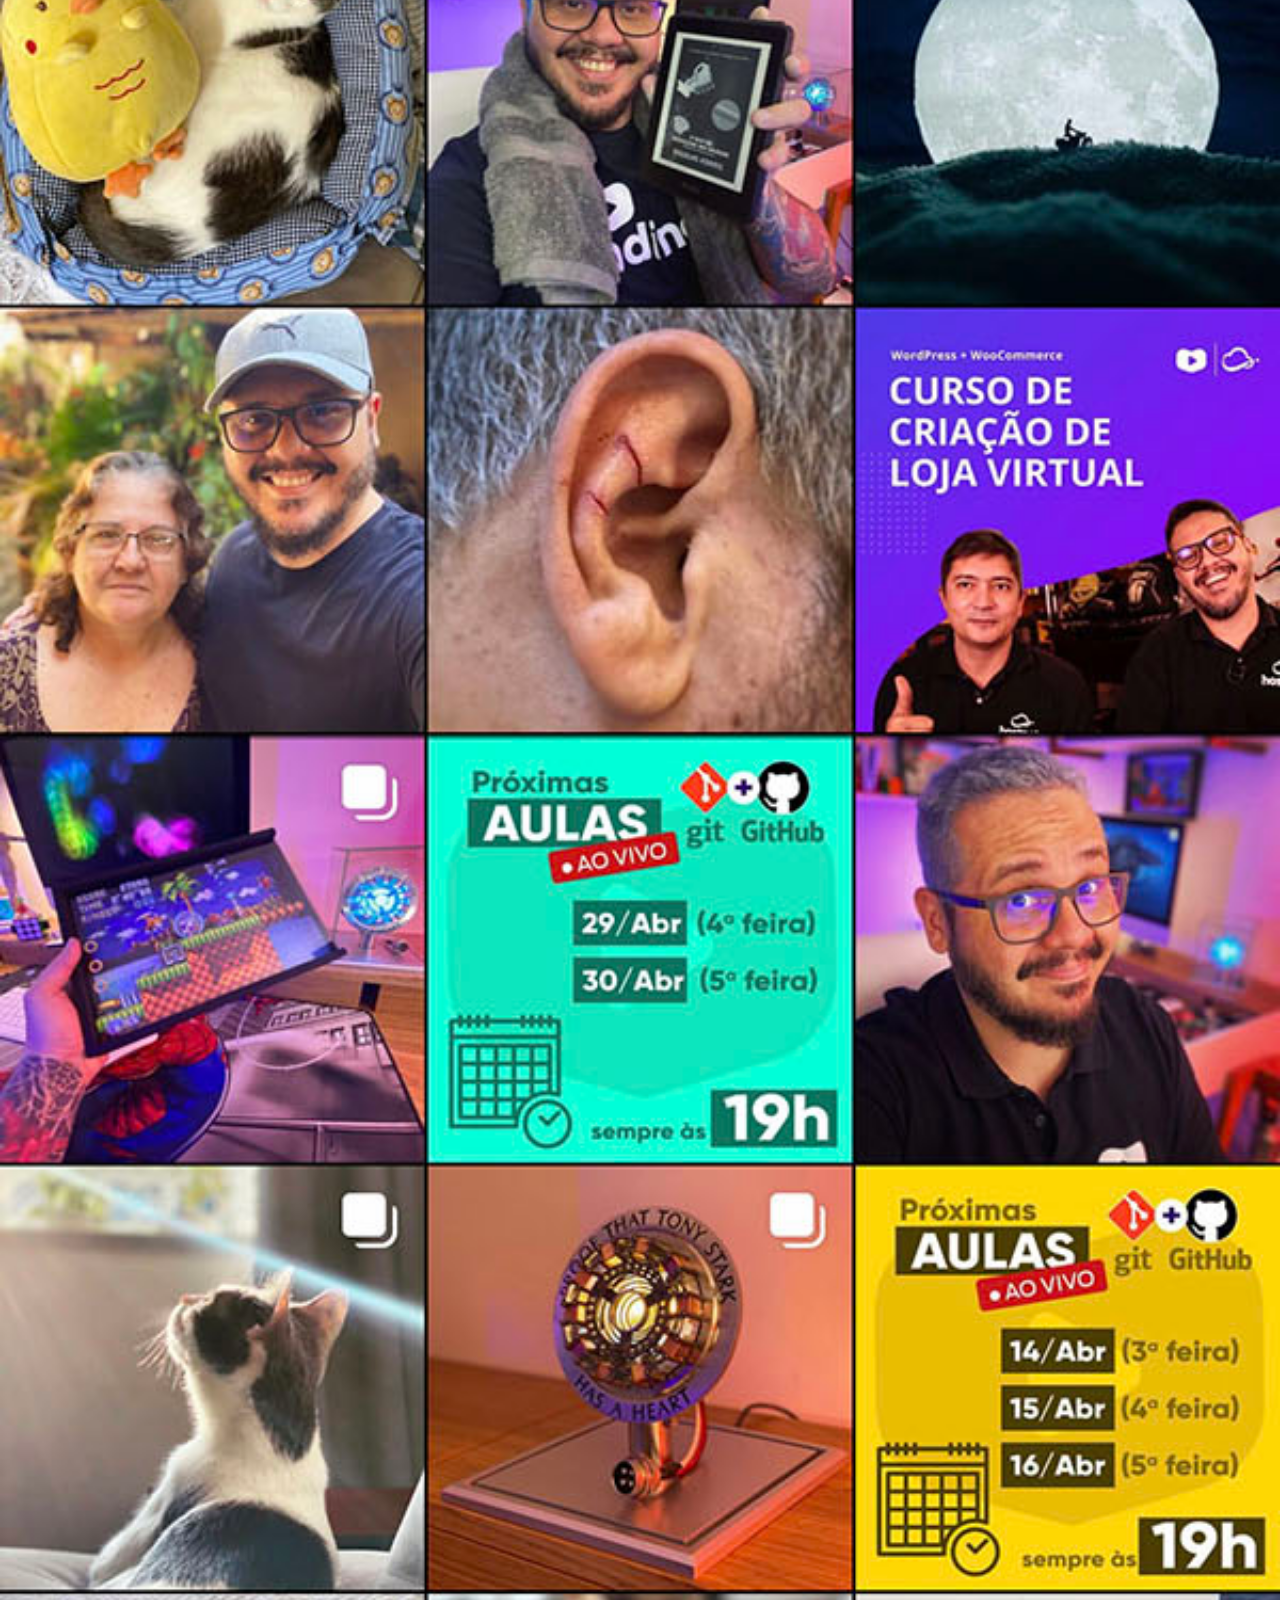
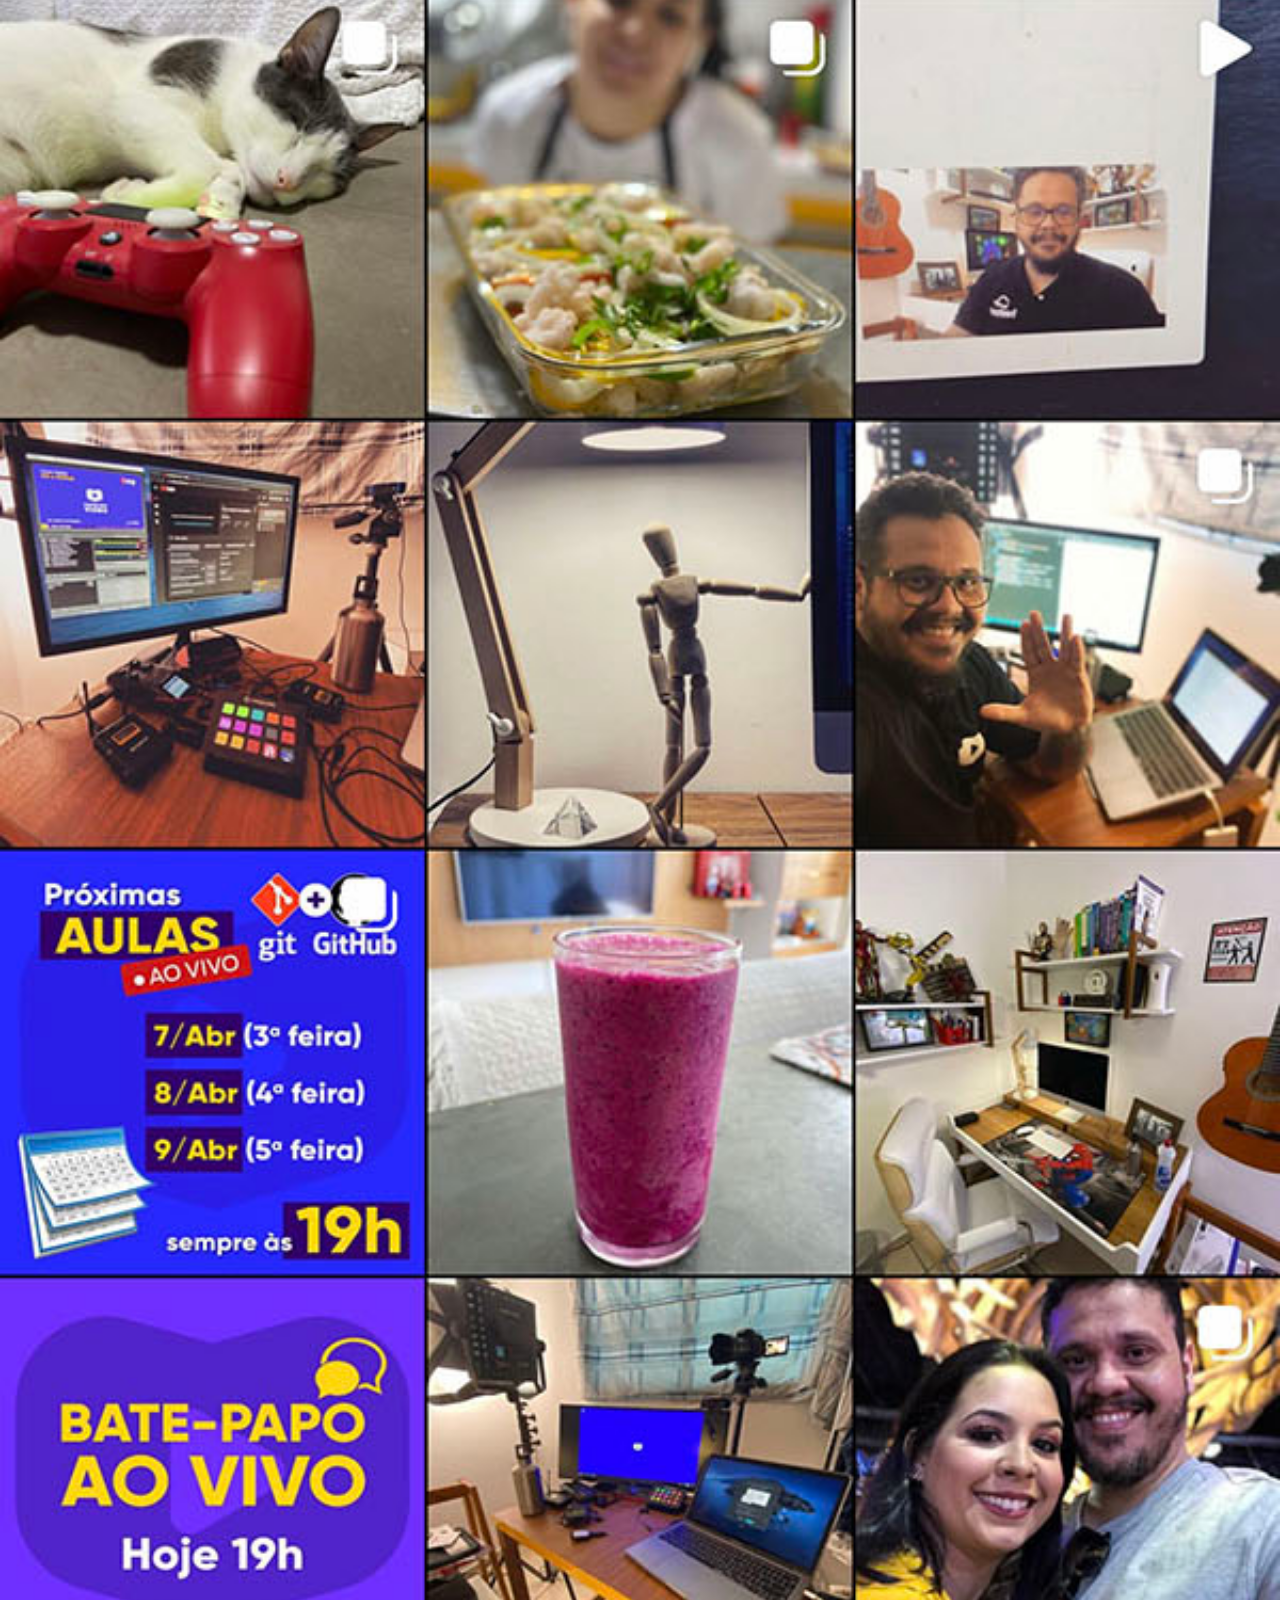
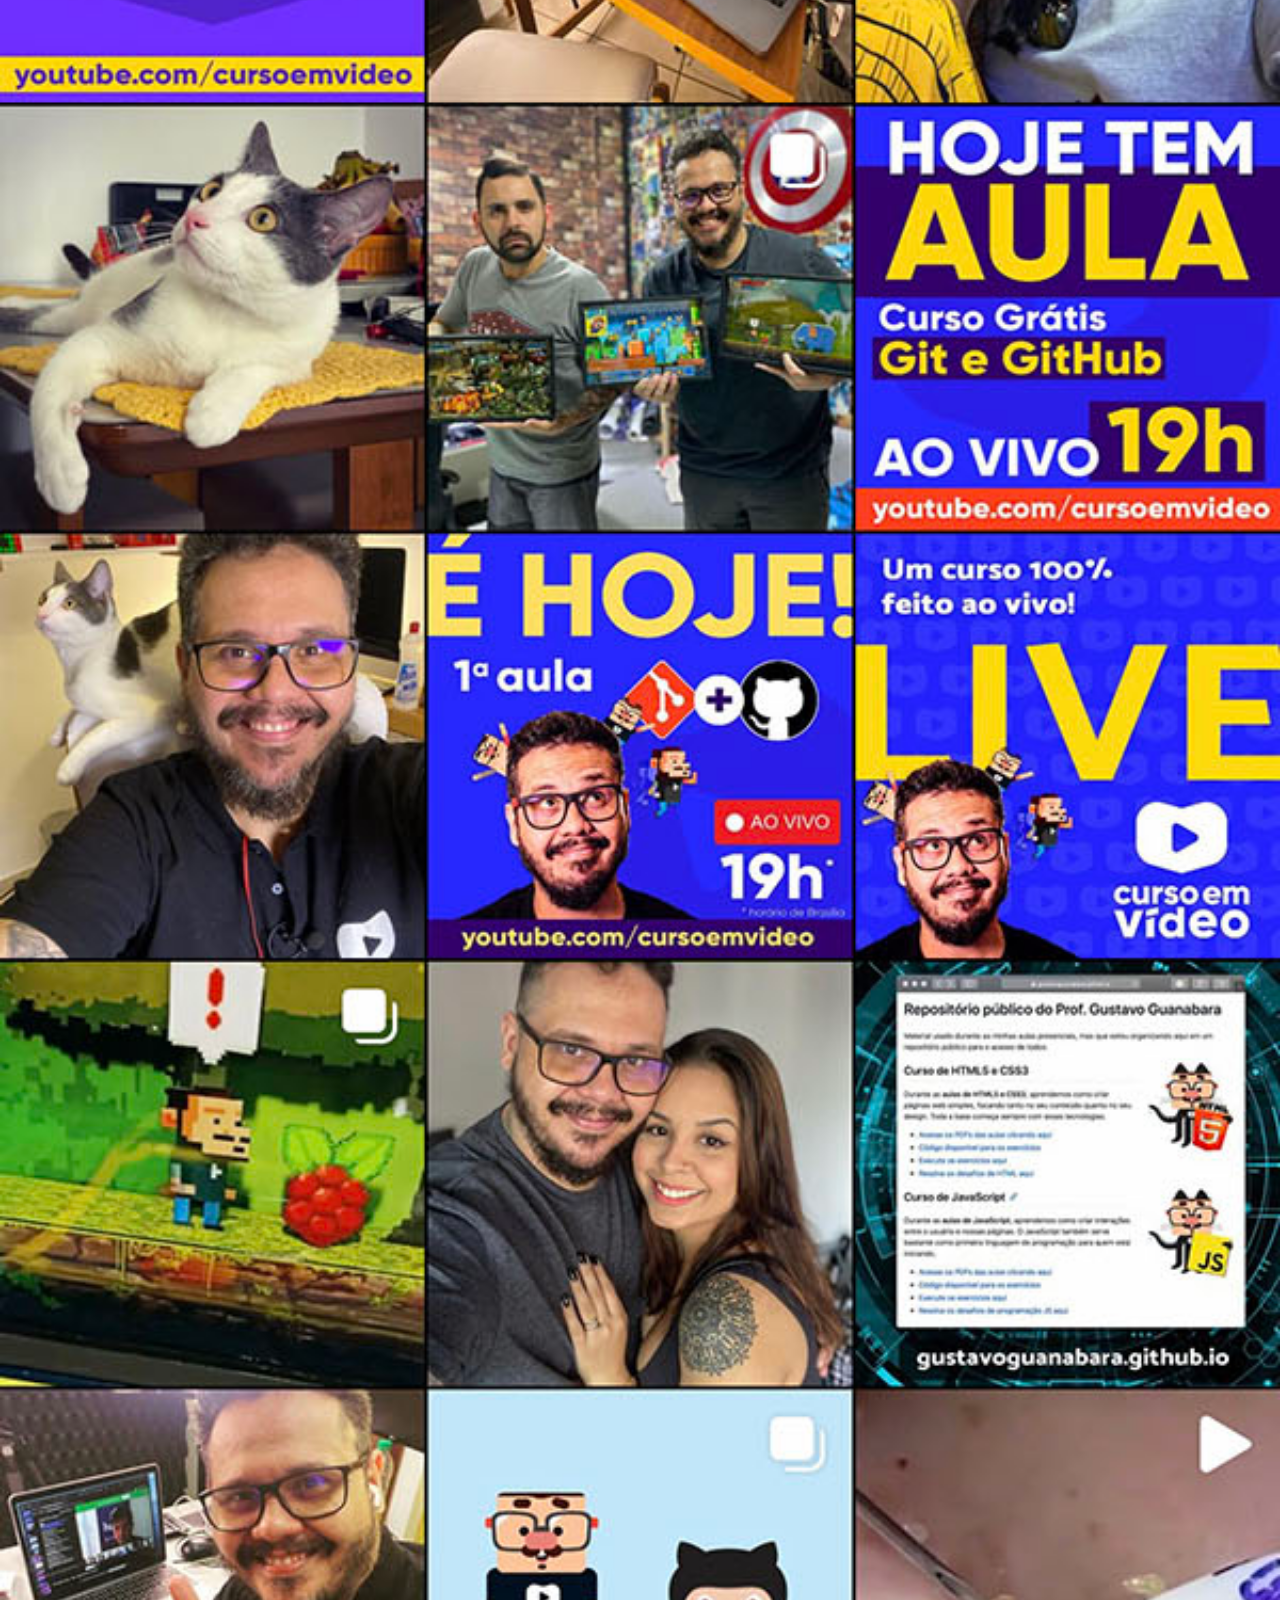
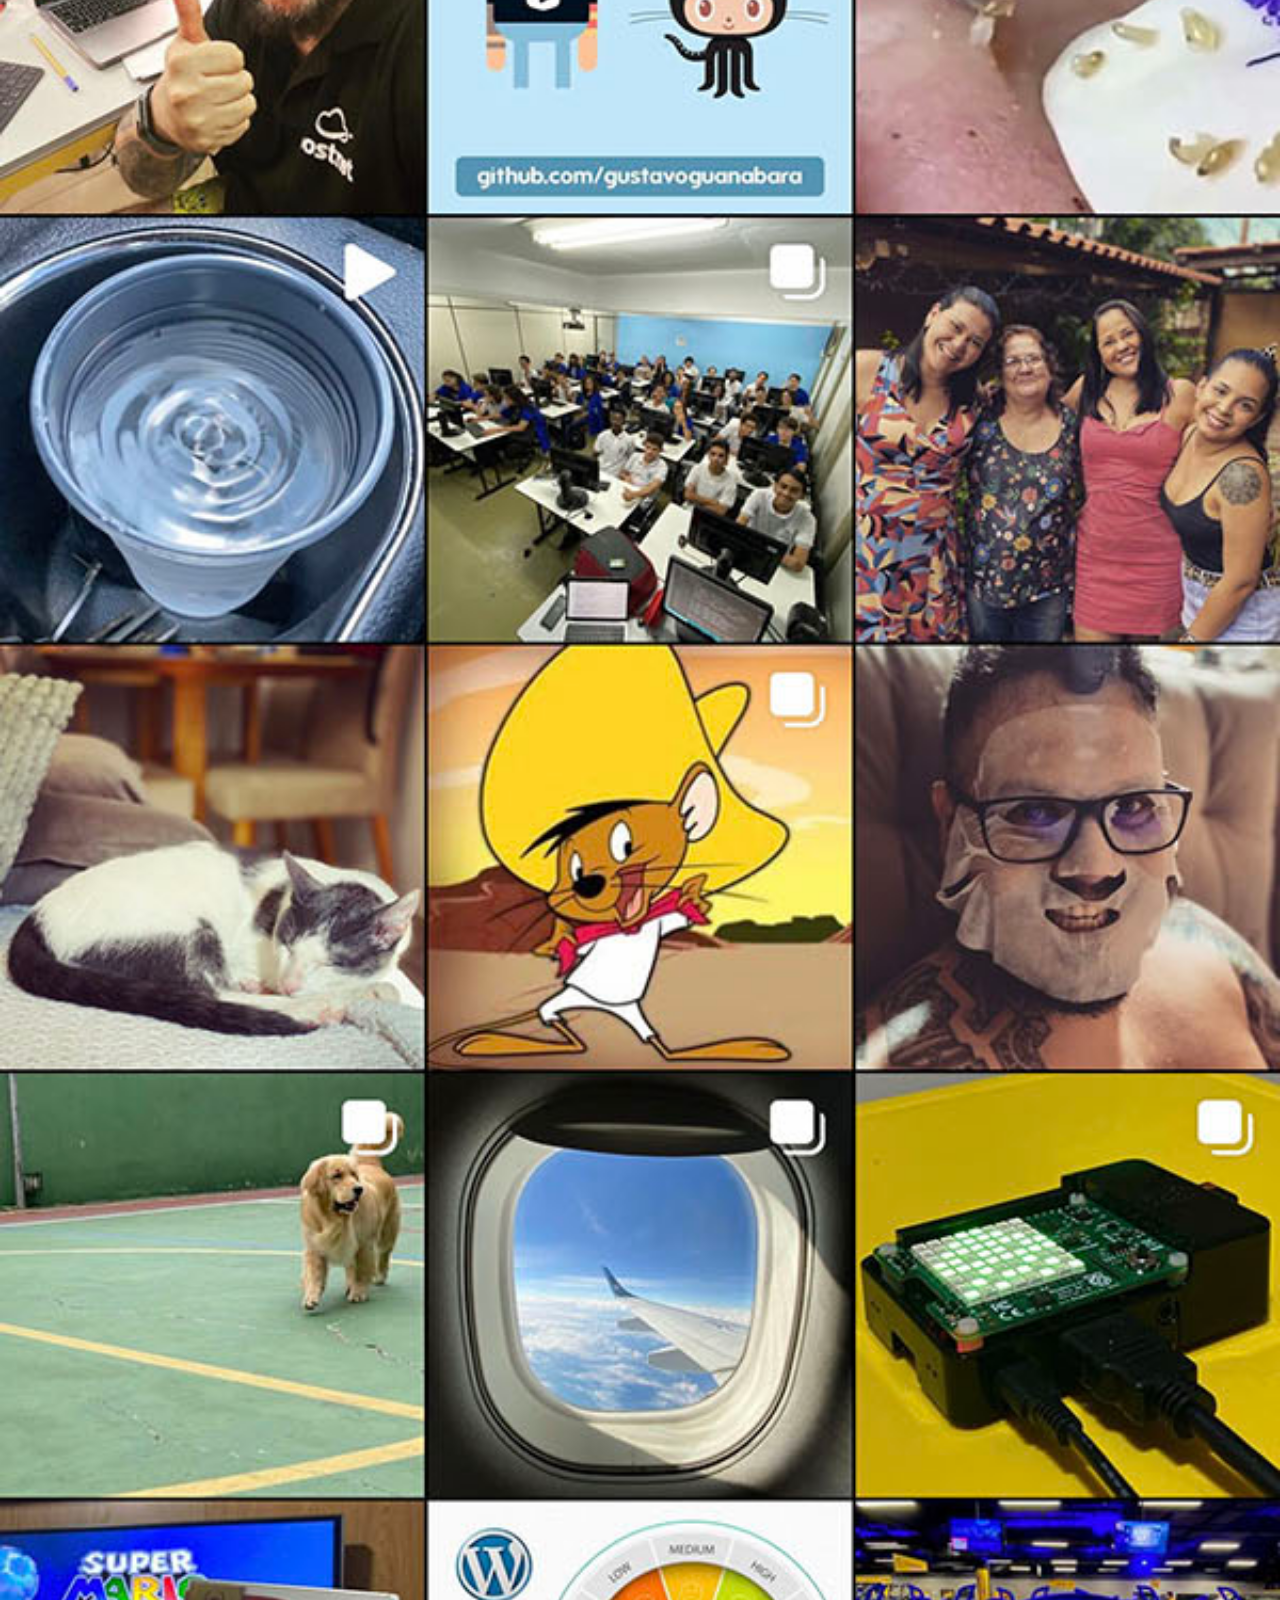
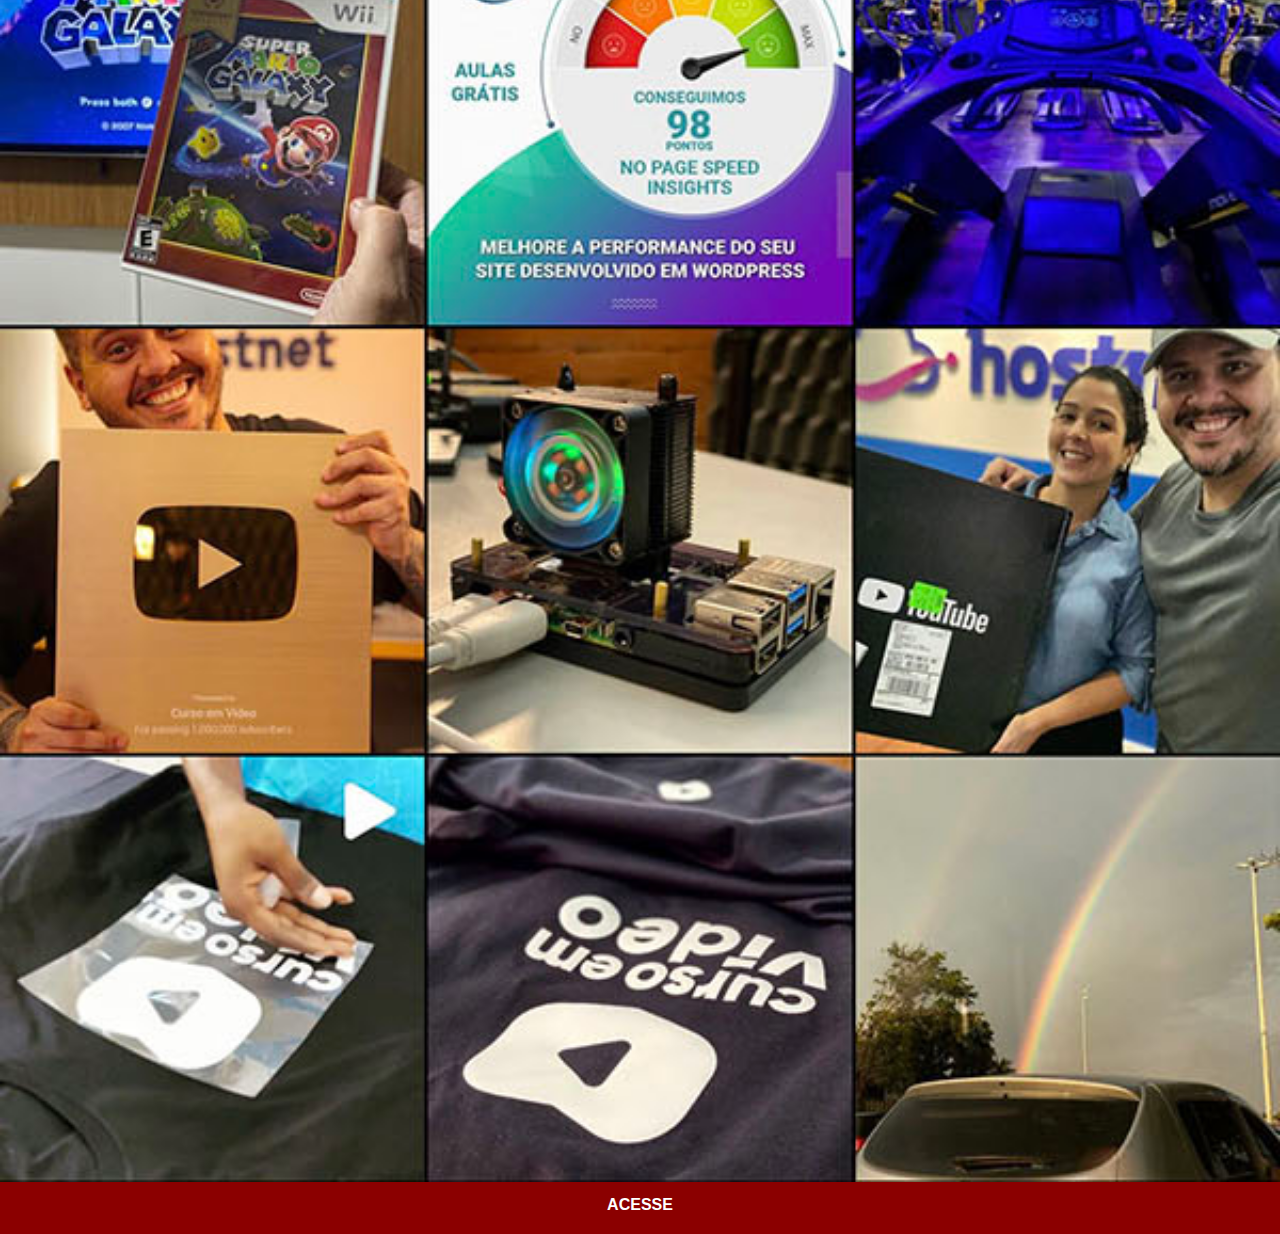
<file: instagram.html>
<!DOCTYPE html>
<html lang="pt-br">
<head>
    <meta charset="UTF-8">
    <meta name="viewport" content="width=device-width, initial-scale=1.0">
    <title>Instagram</title>
    <link rel="stylesheet" href="estilos/social.css">
</head>
<body>
    <img src="imagens/tela-instagram.jpg" alt="Instagram">
    <a href="https://www.instagram.com/gustavoguanabara/" target="_blank">ACESSE</a>
</body>
</html>
</file>
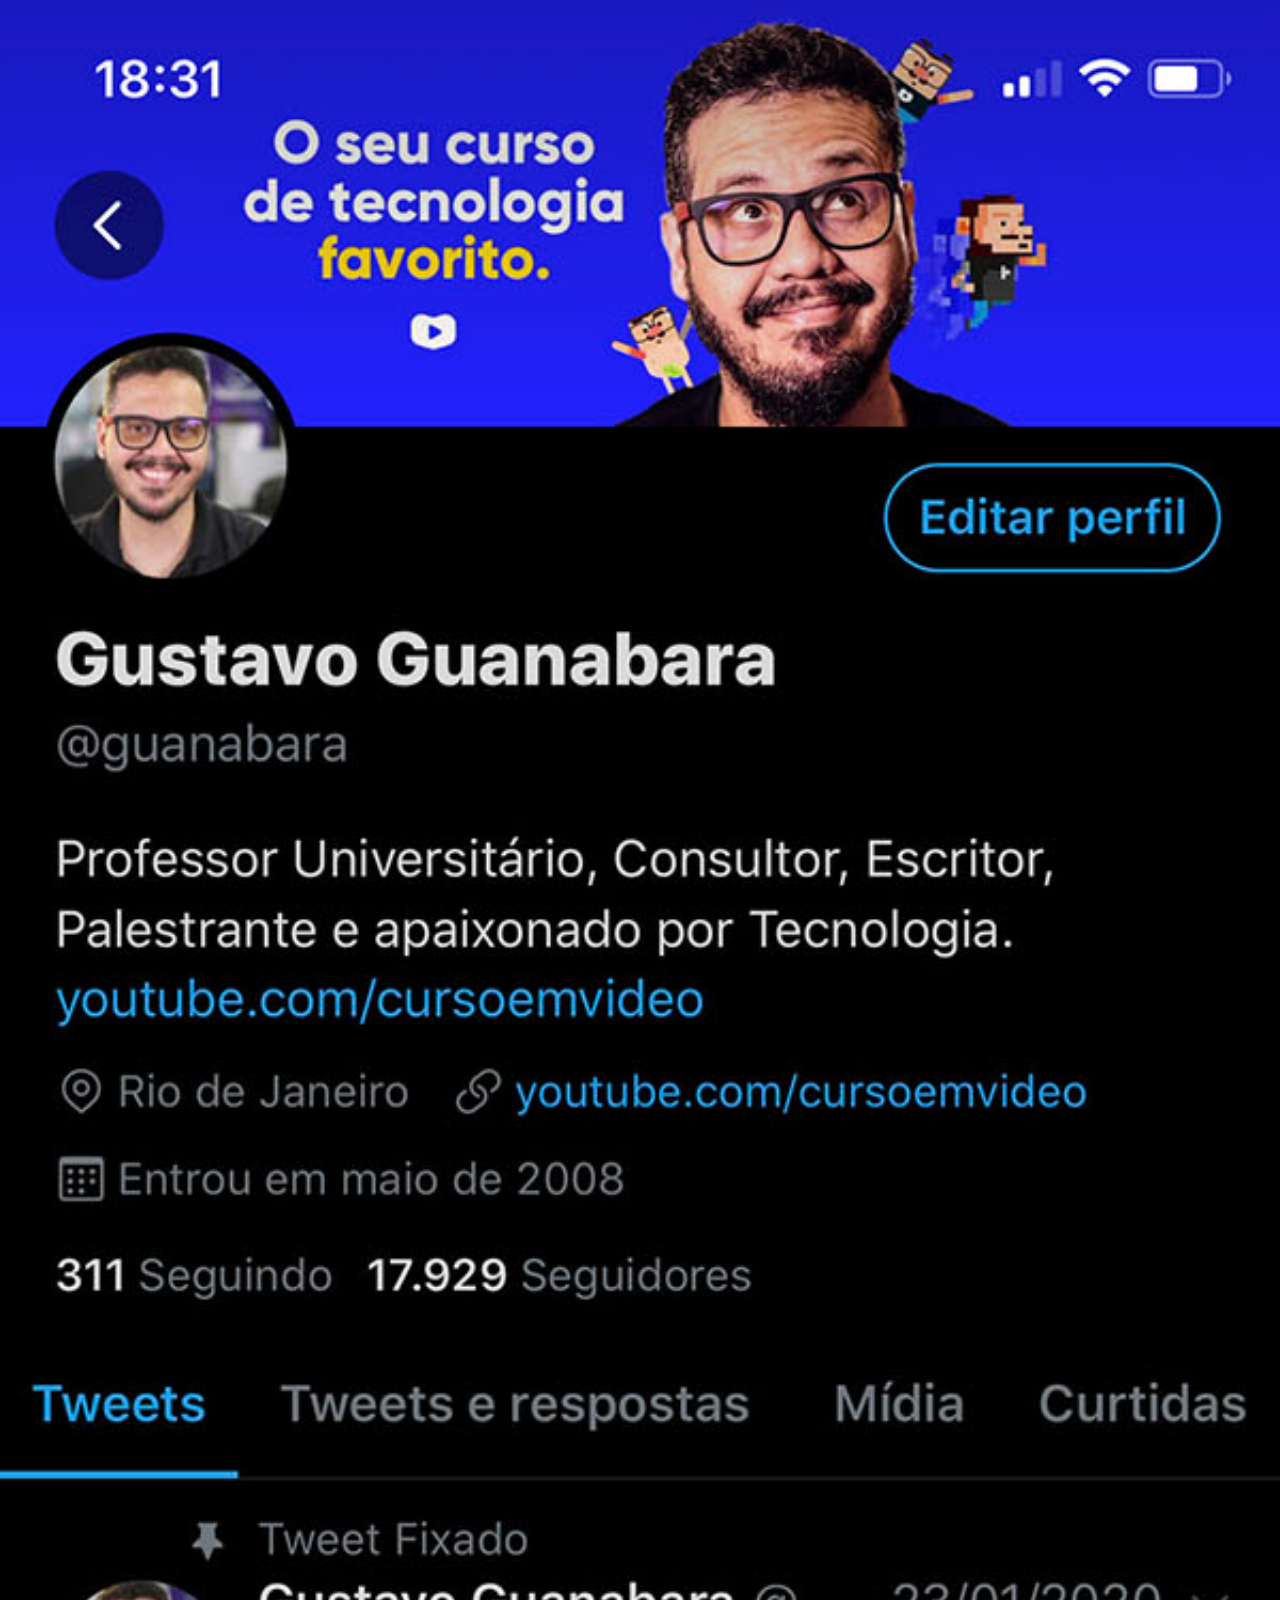
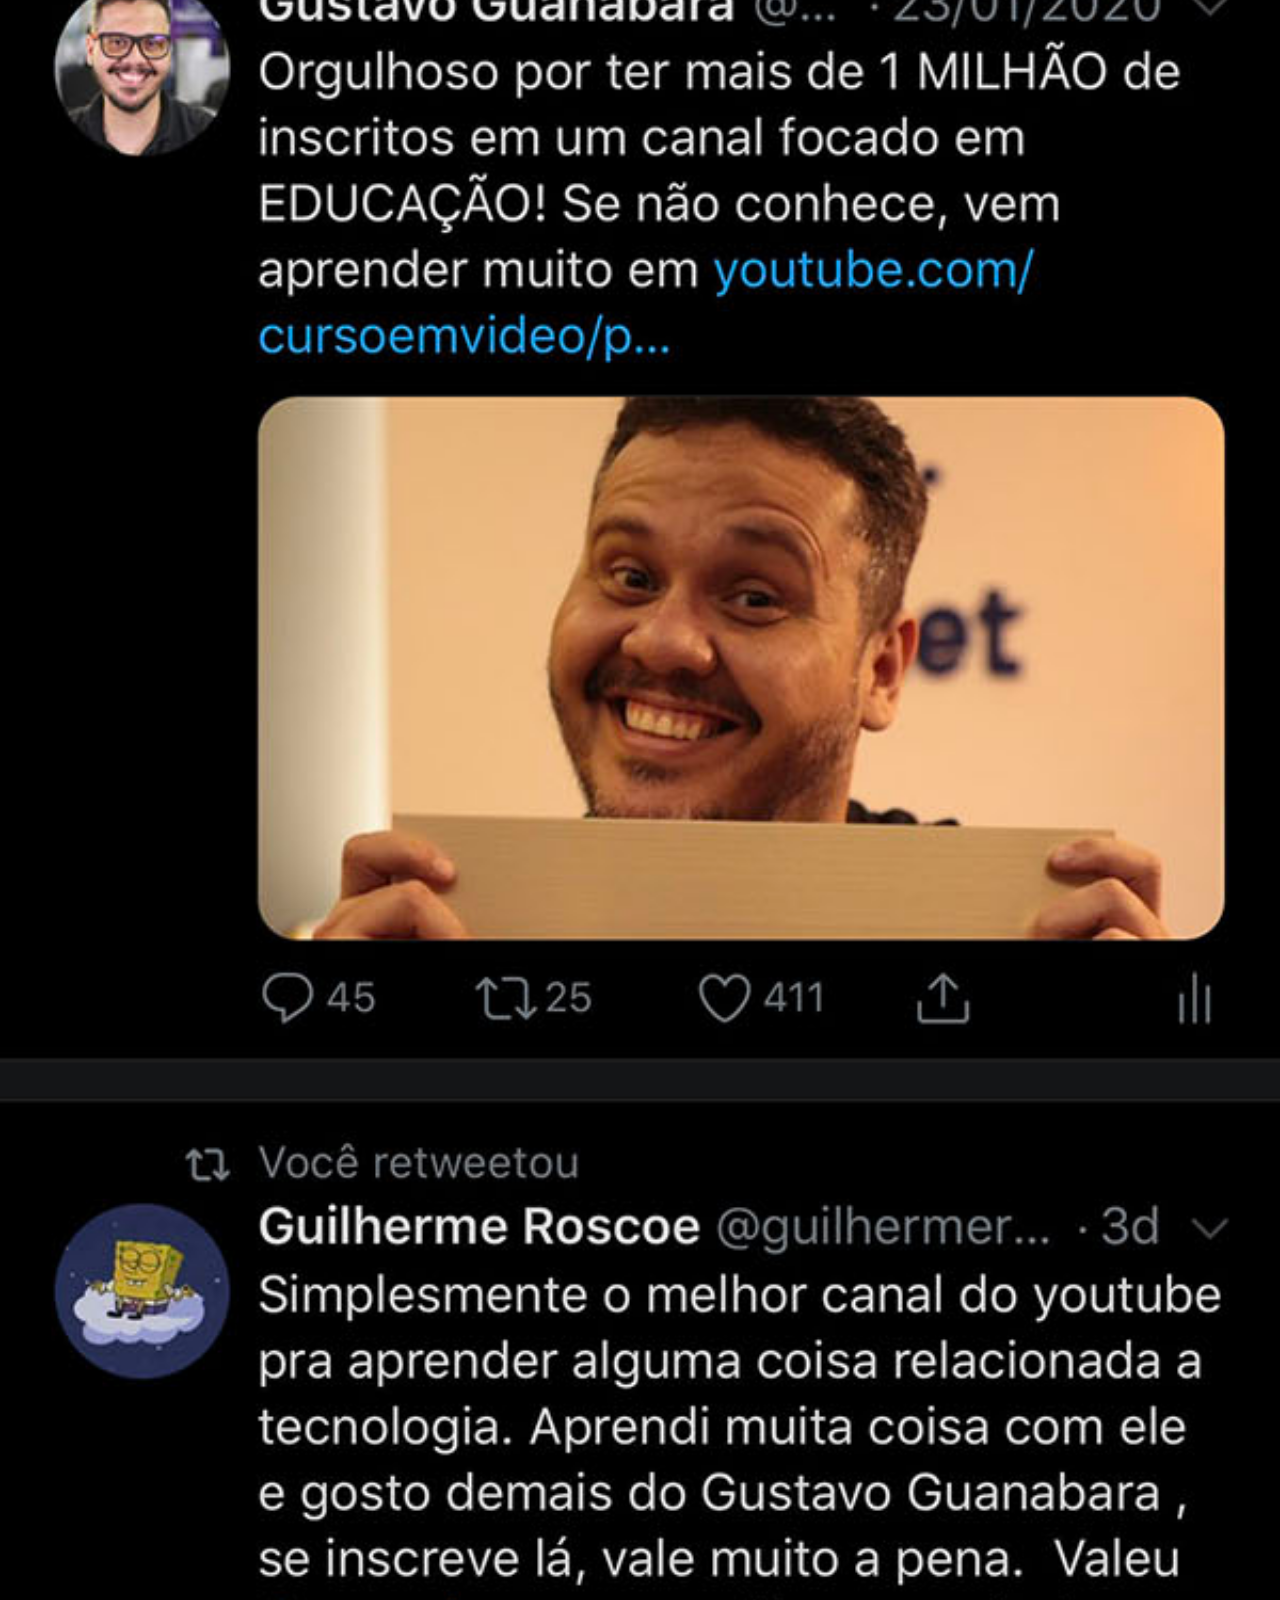
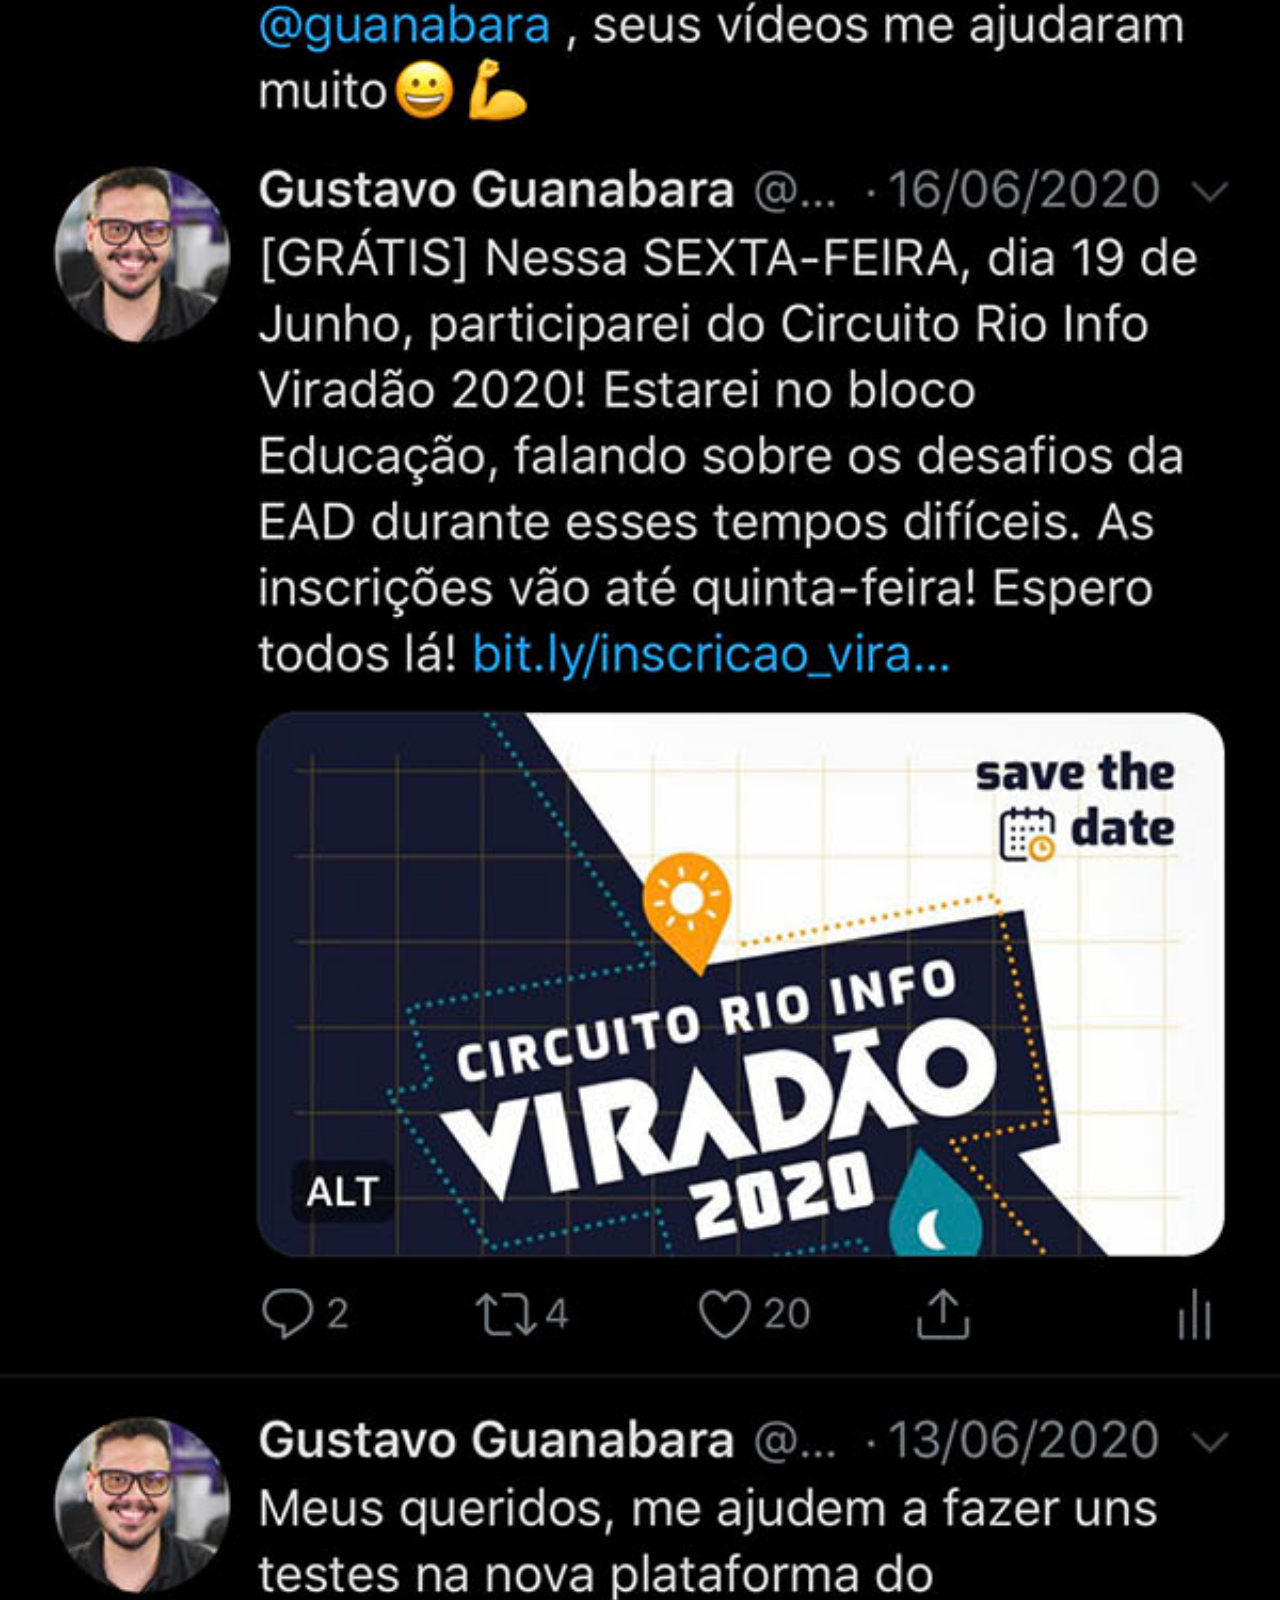
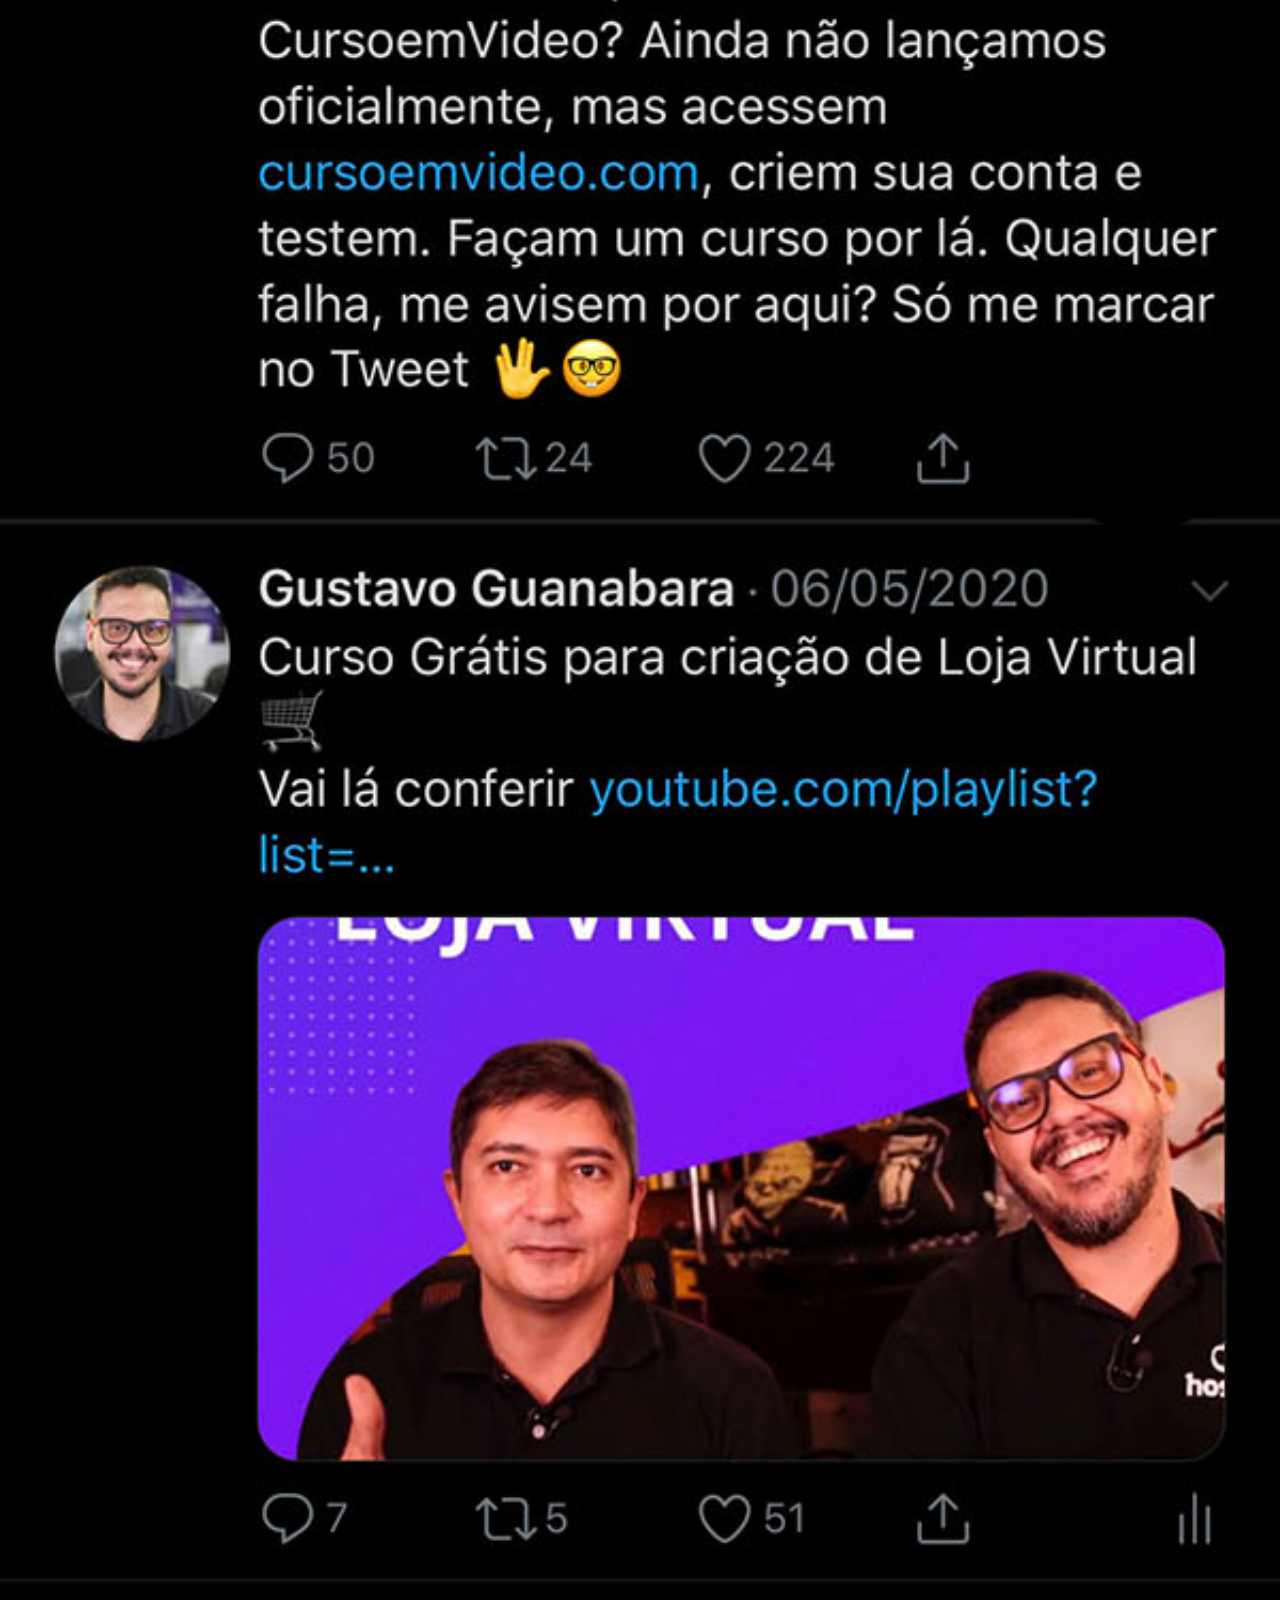
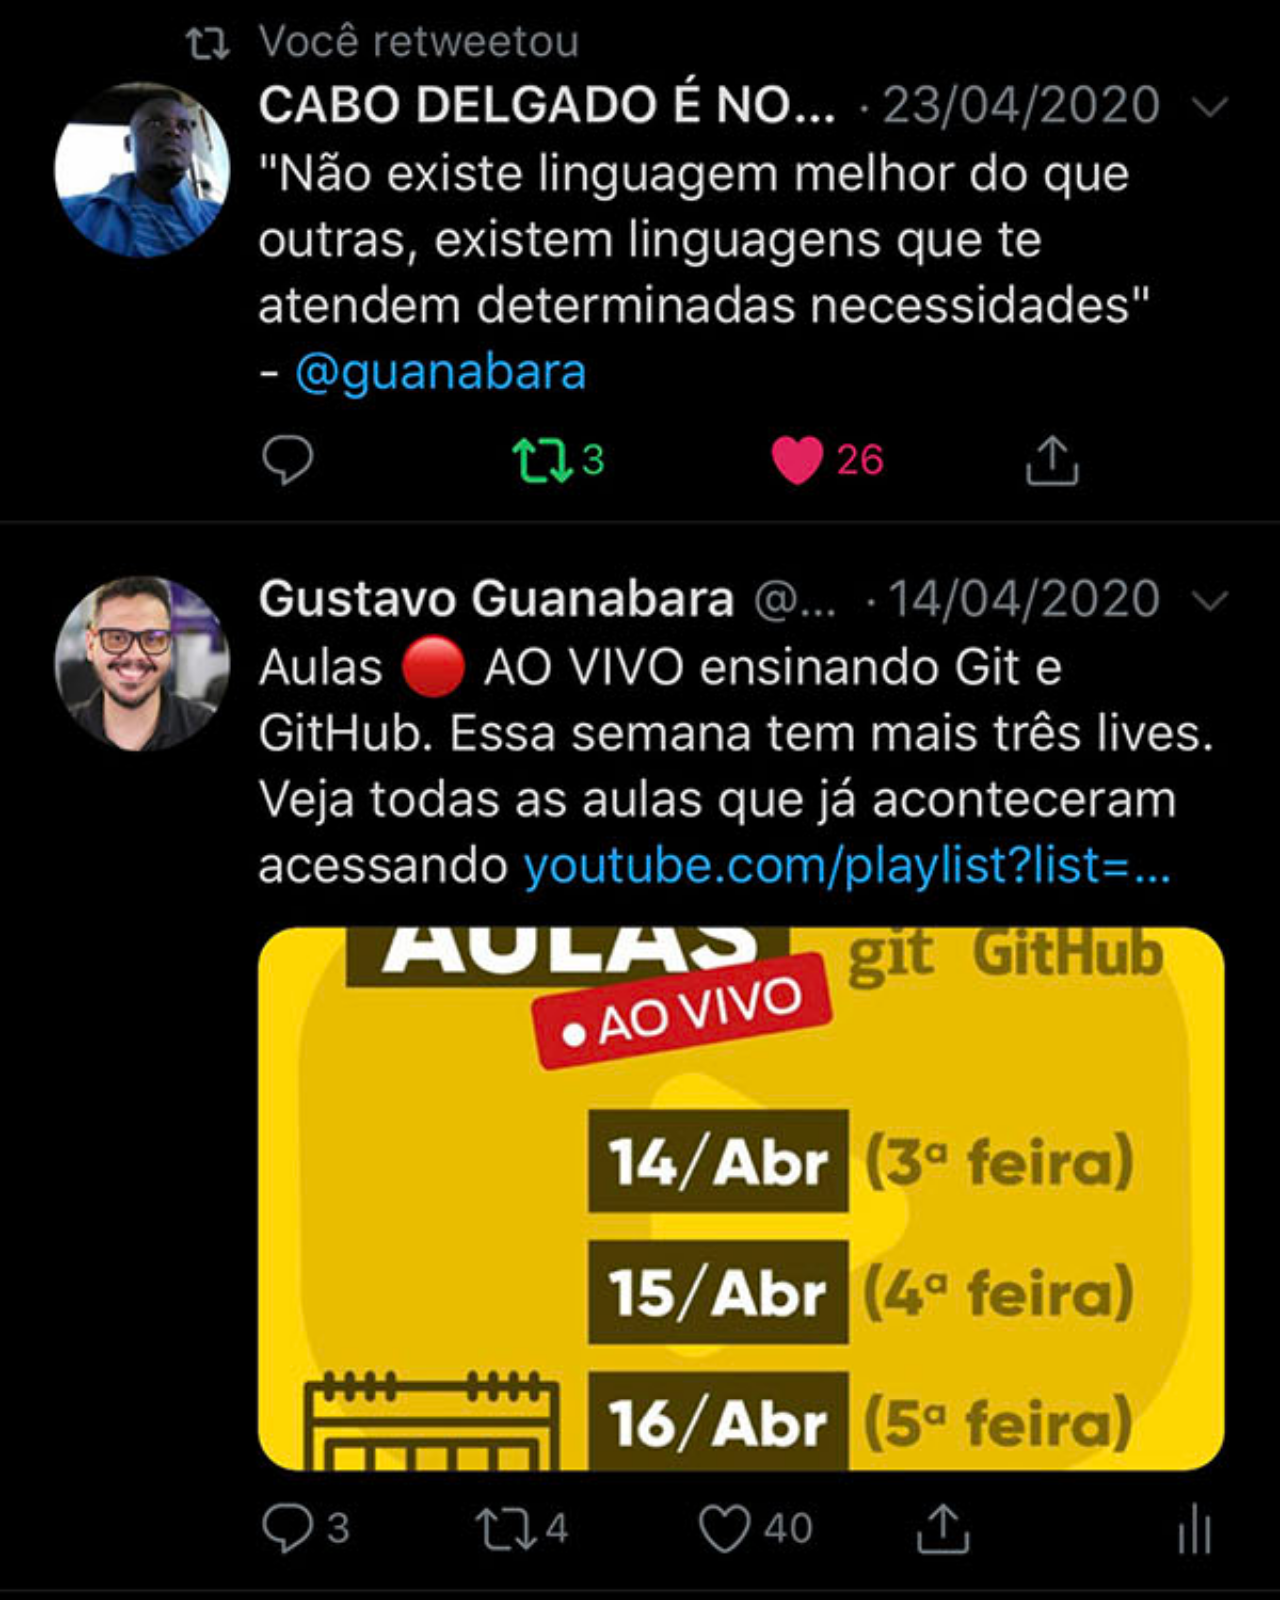
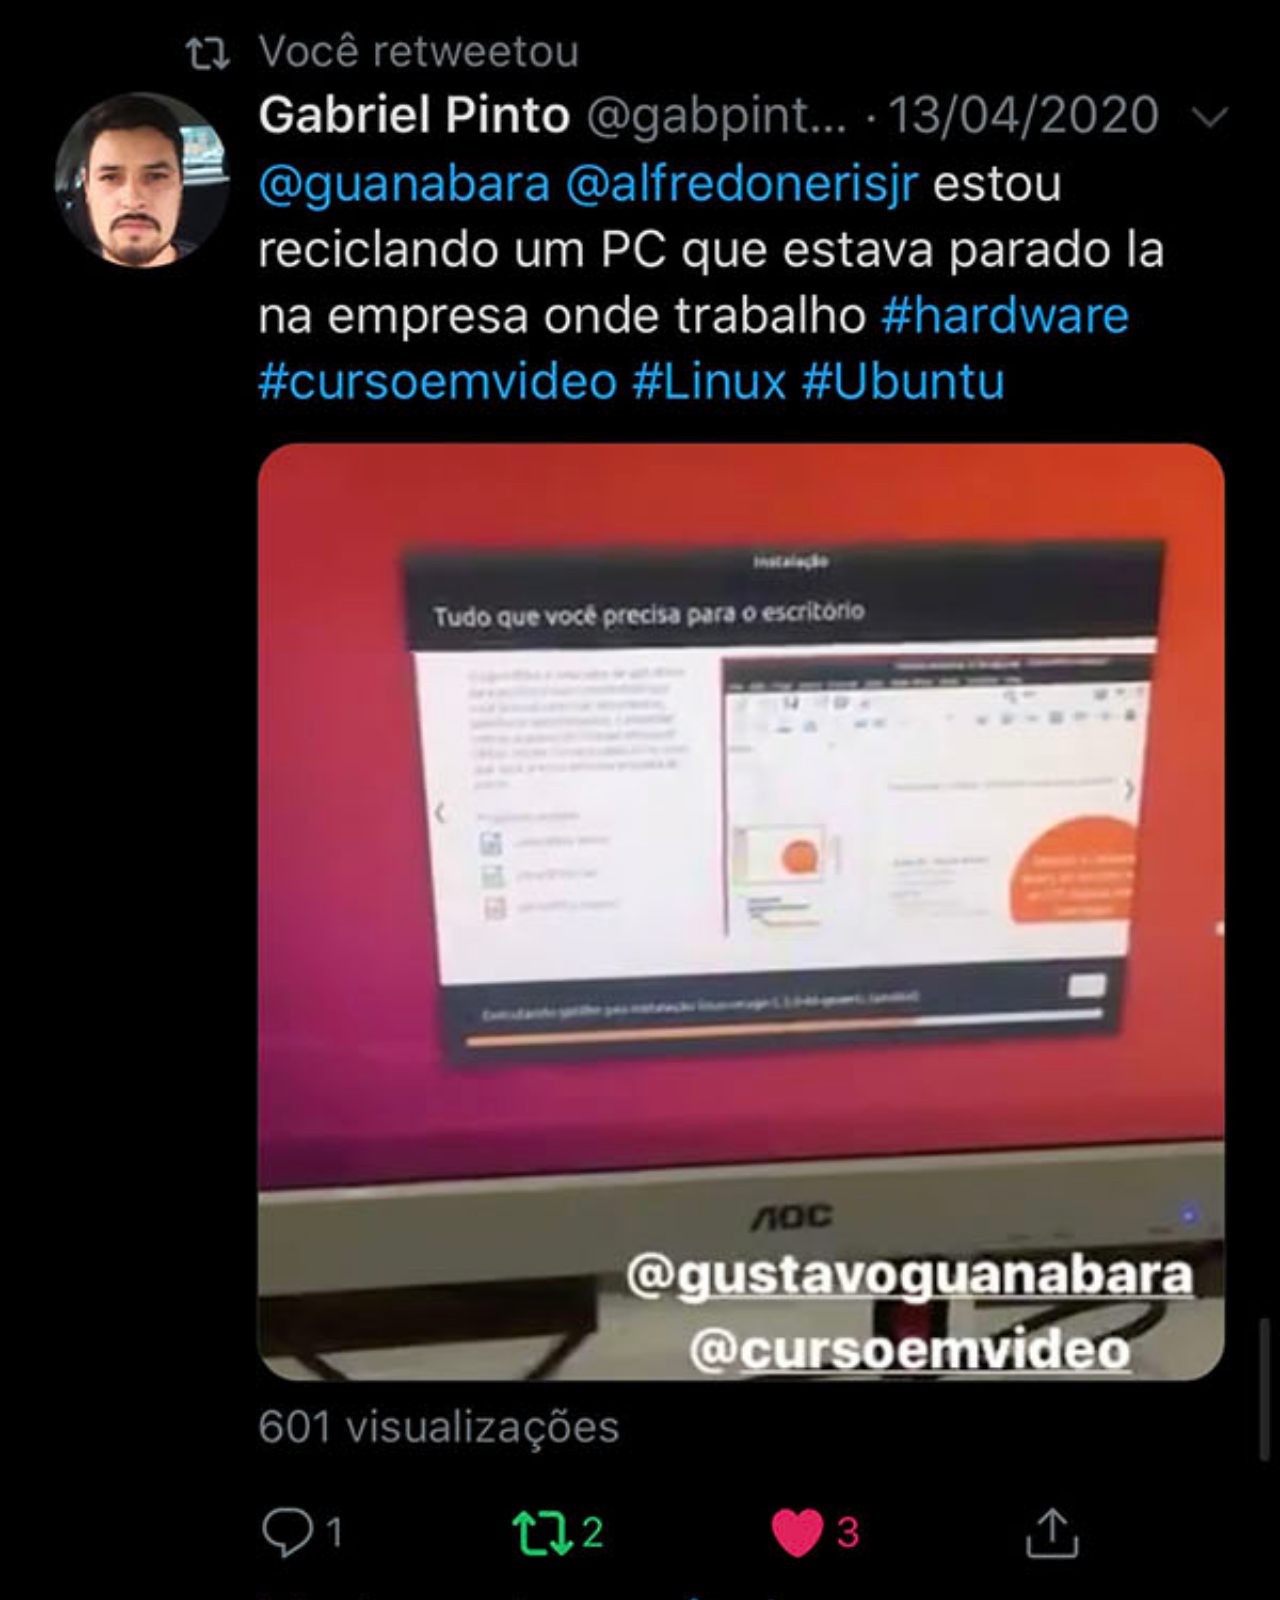
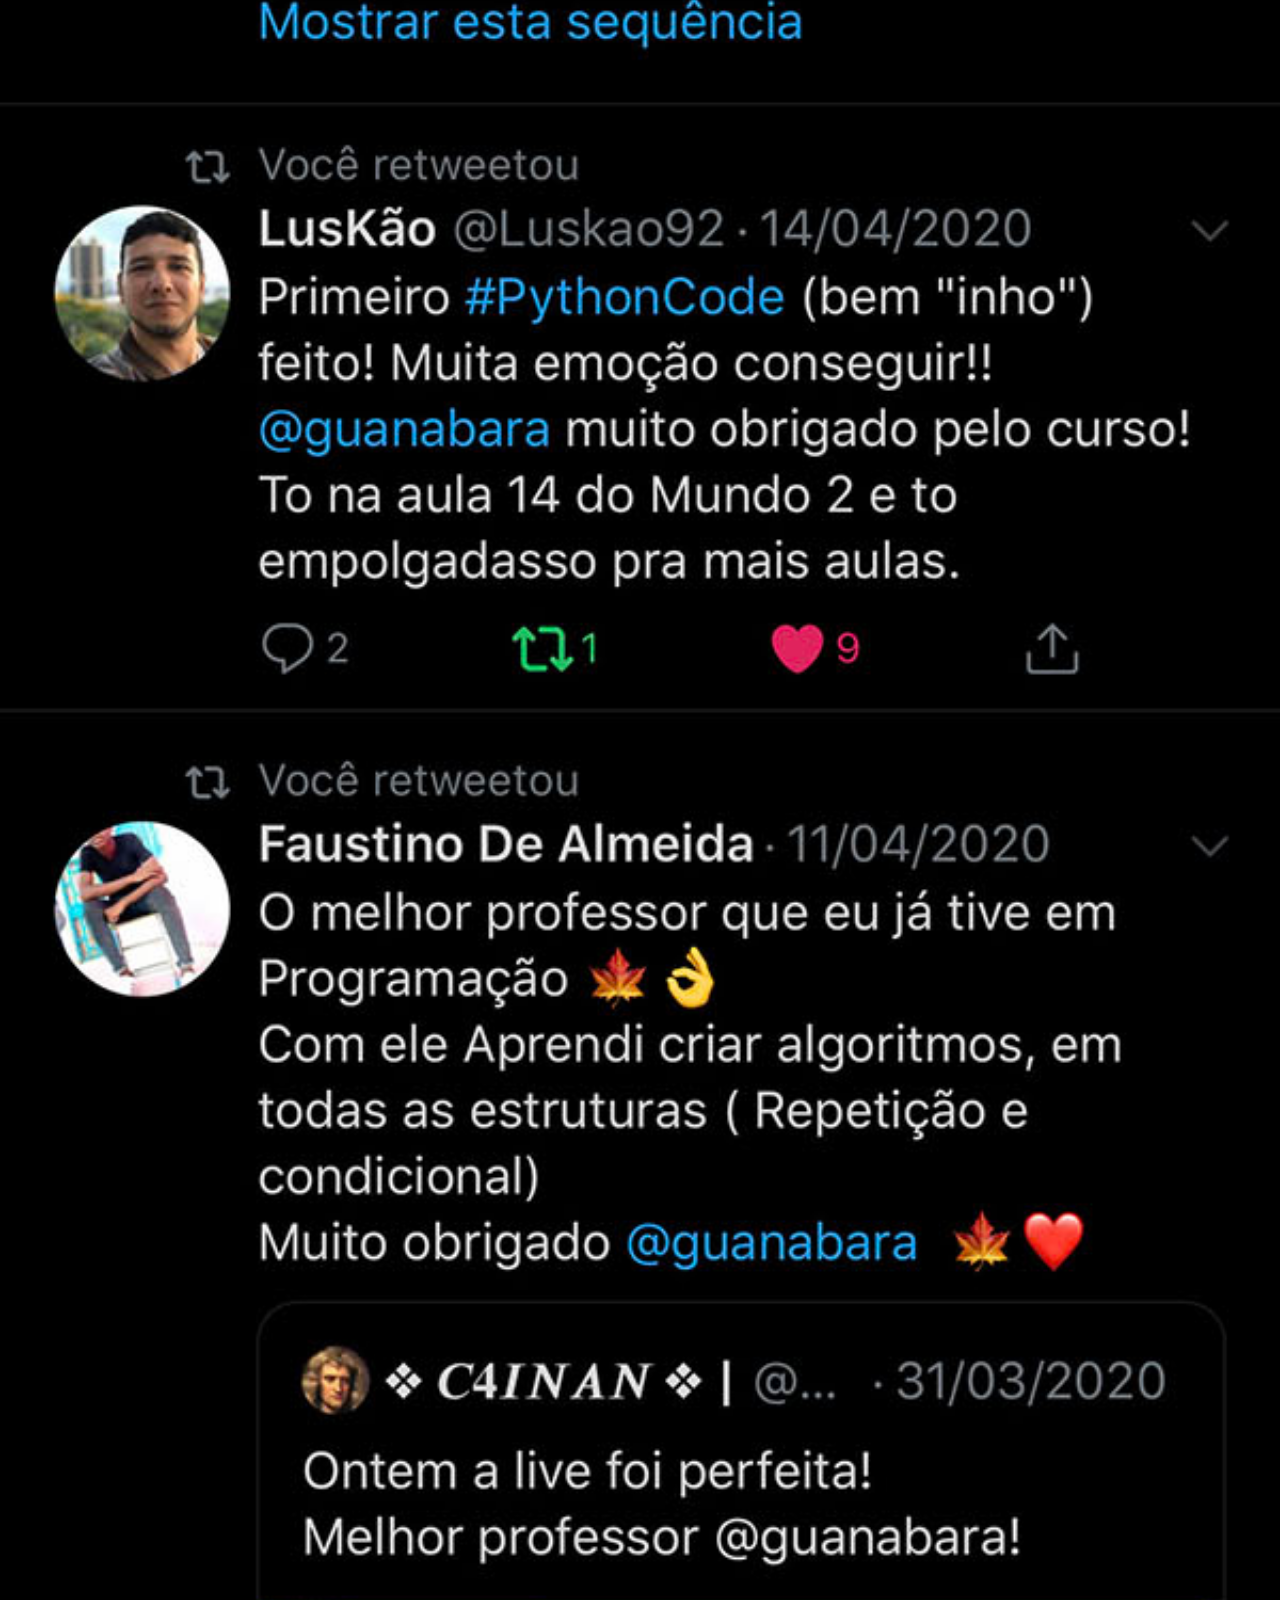
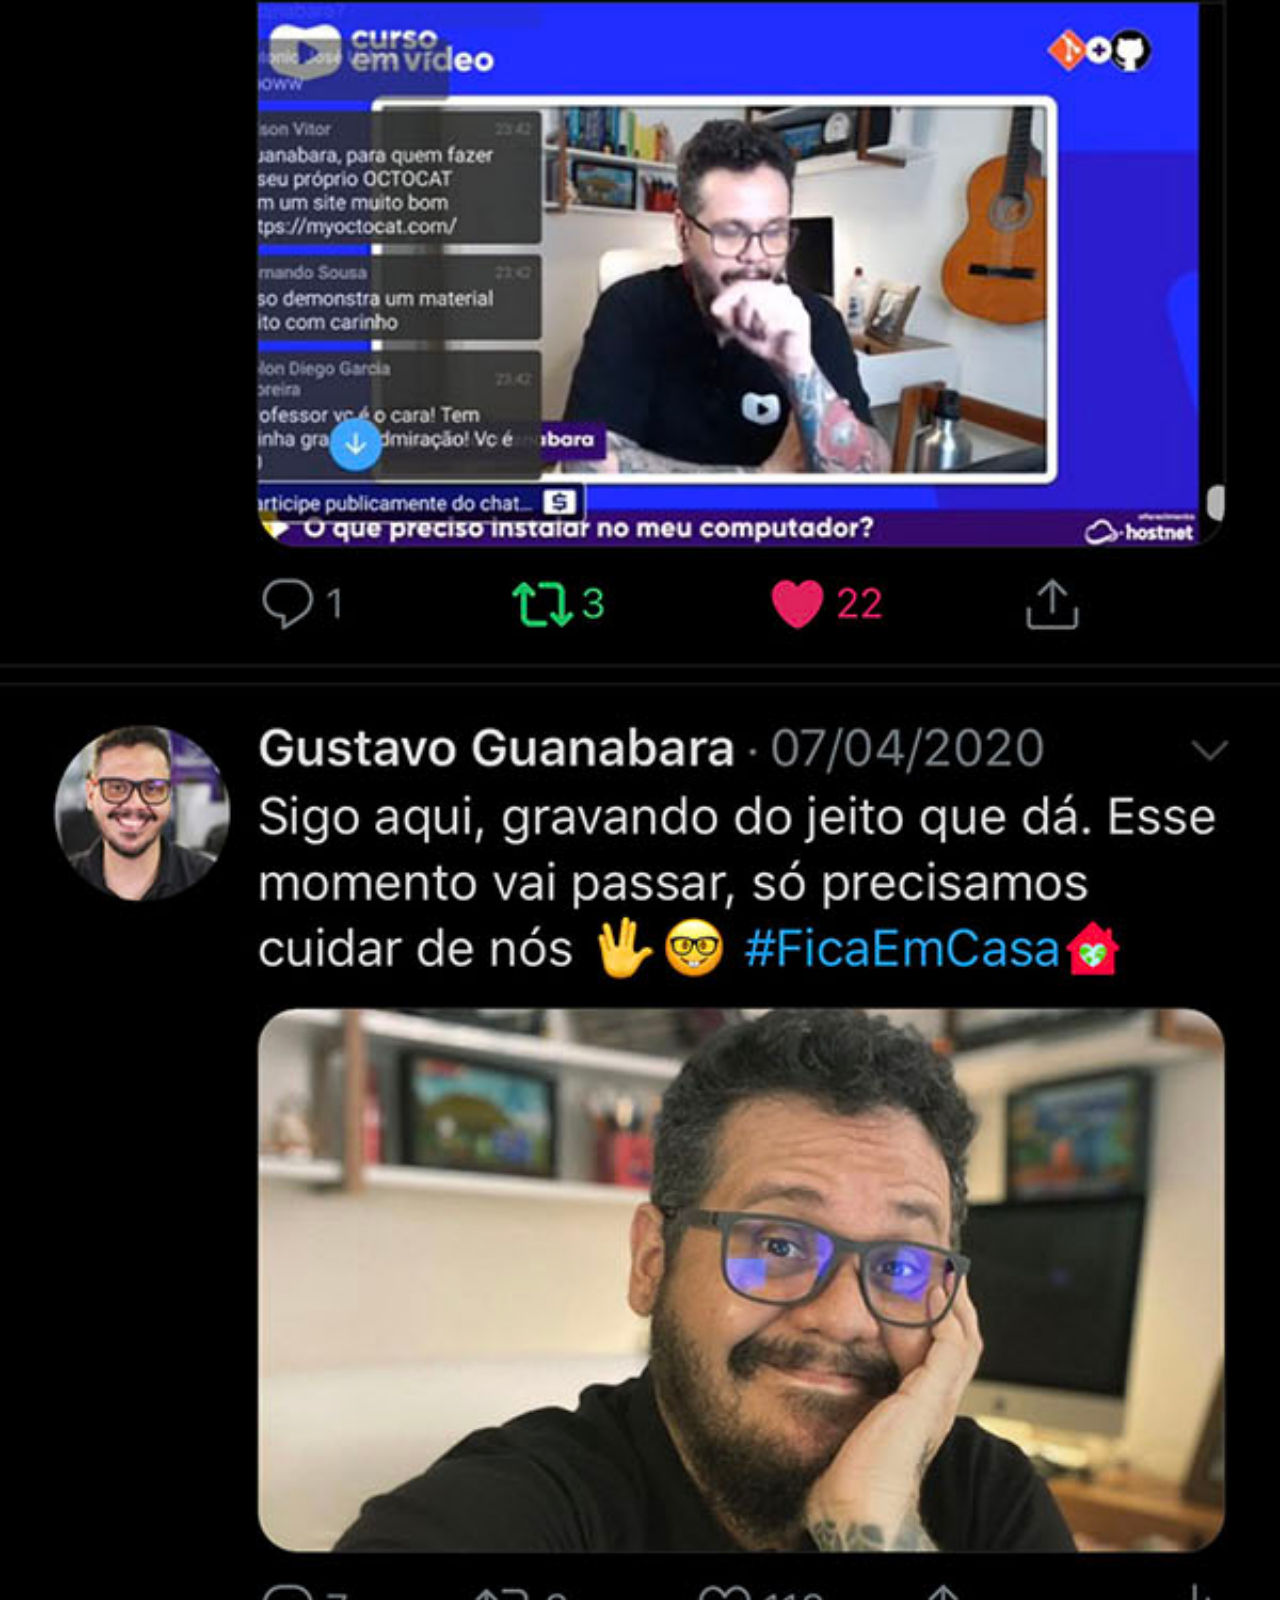
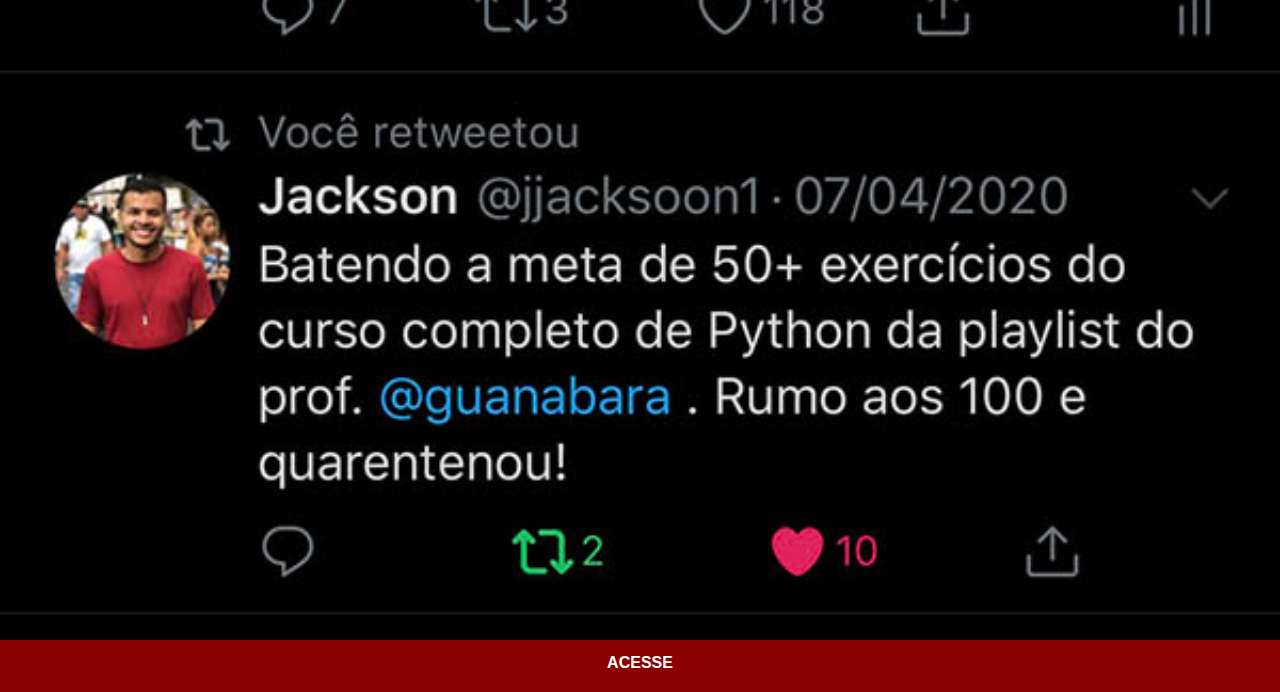
<file: twitter.html>
<!DOCTYPE html>
<html lang="pt-br">
<head>
    <meta charset="UTF-8">
    <meta name="viewport" content="width=device-width, initial-scale=1.0">
    <title>Twitter</title>
    <link rel="stylesheet" href="estilos/social.css">
</head>
<body>
    <img src="imagens/tela-twitter.jpg" alt="Twitter">
    <a href="https://x.com/guanabara" target="_blank">ACESSE</a>
</body>
</html>
</file>
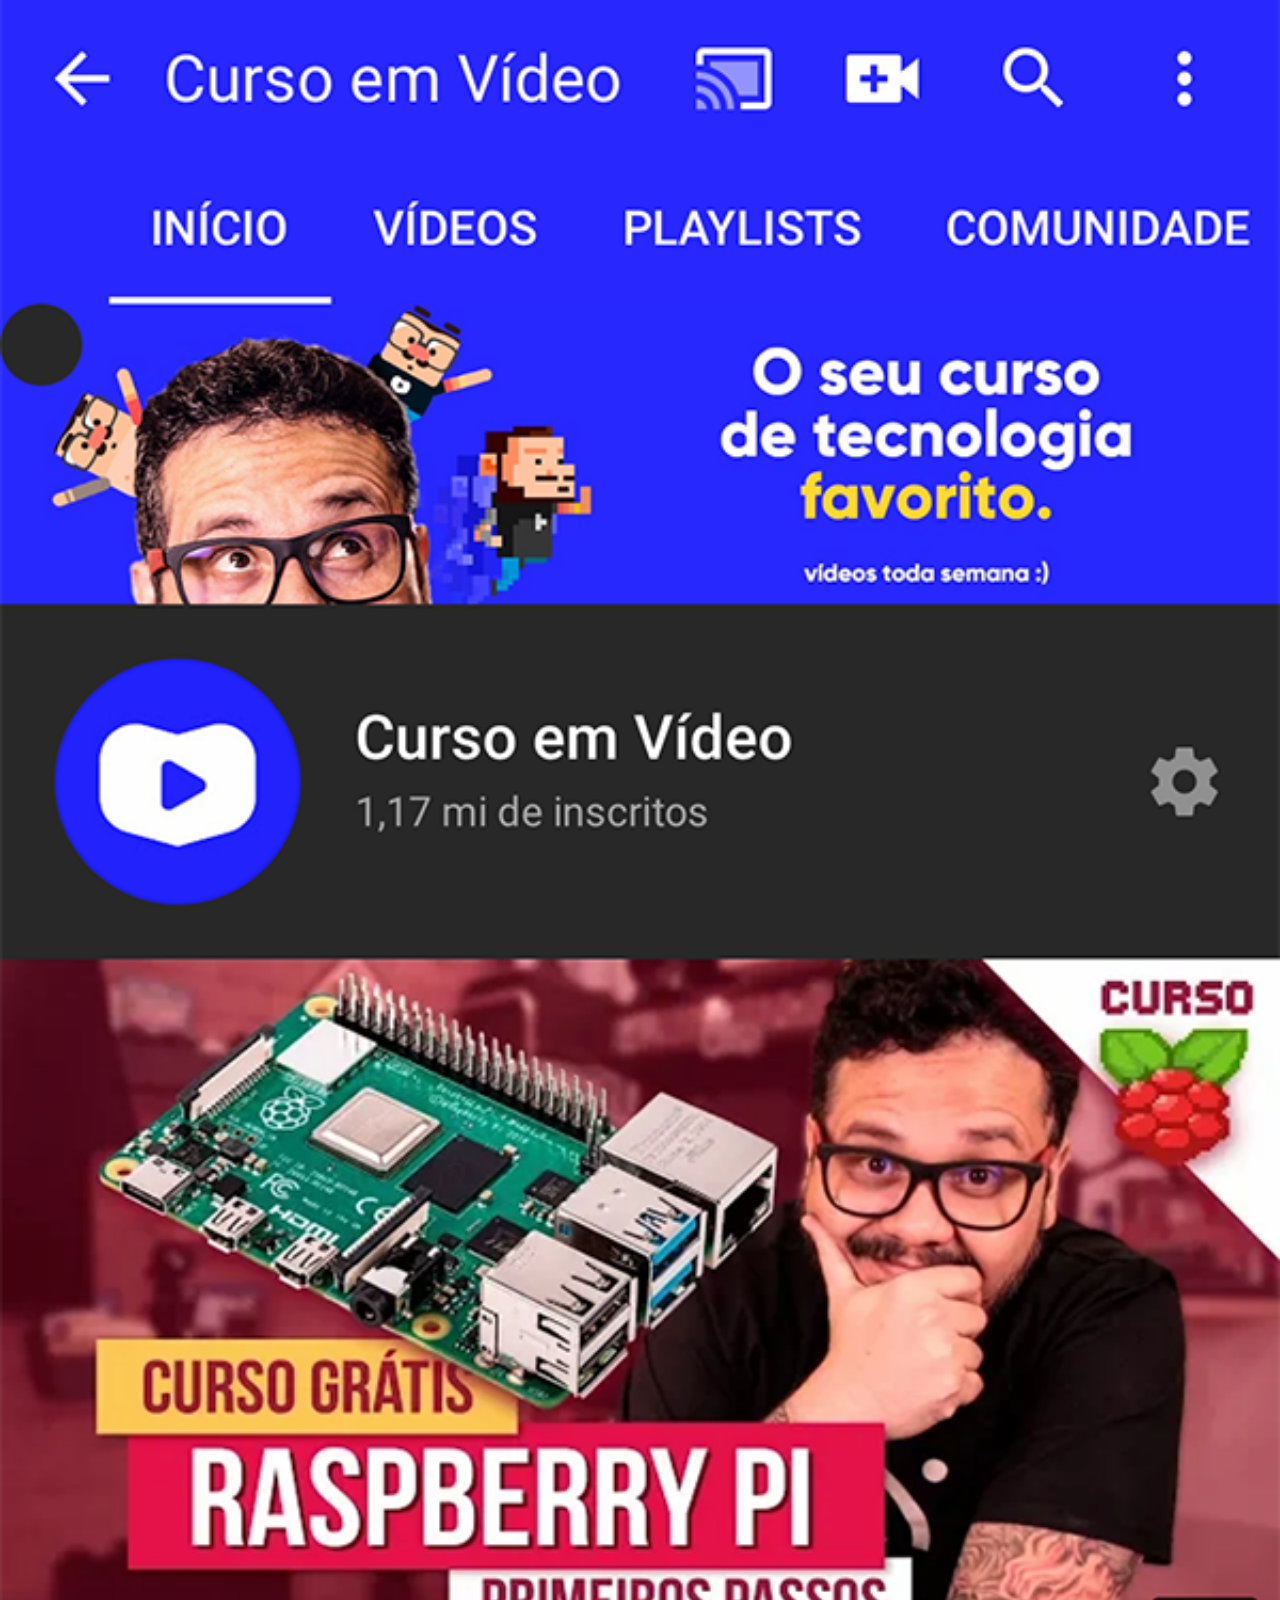
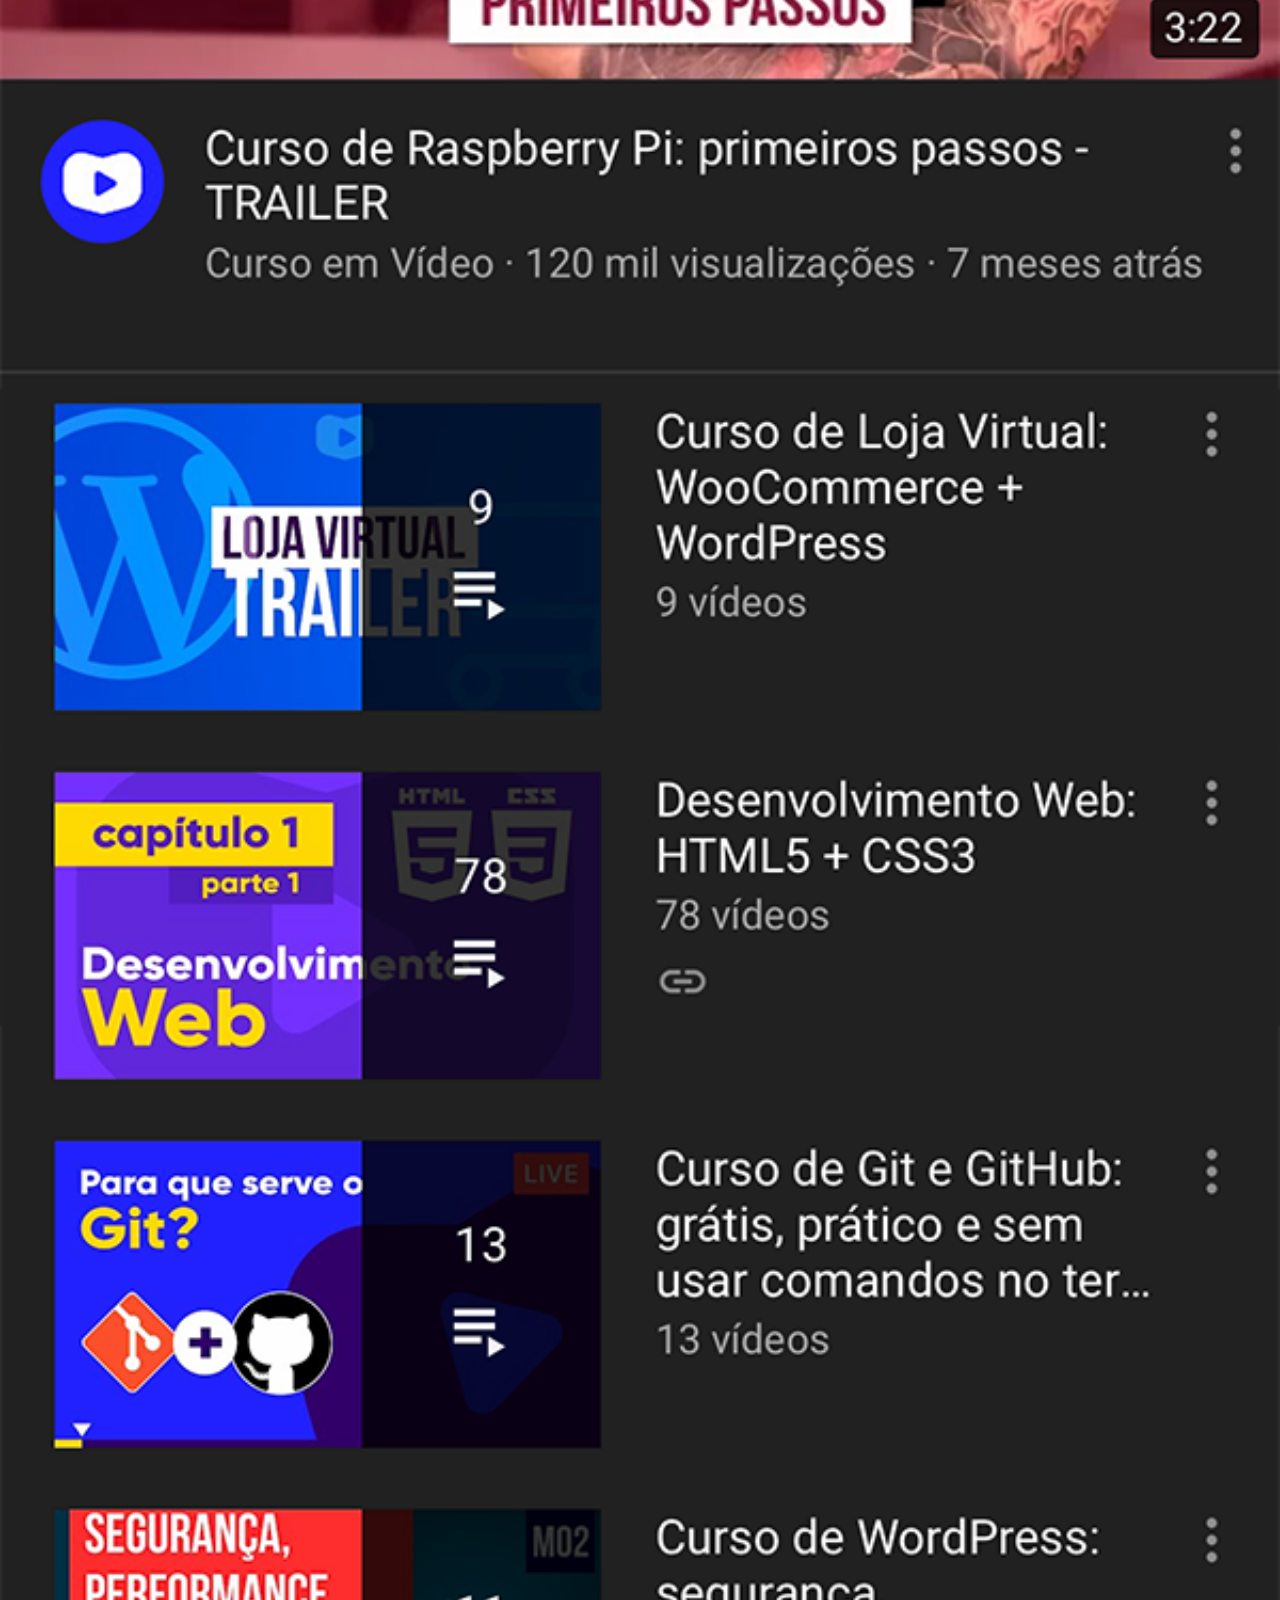
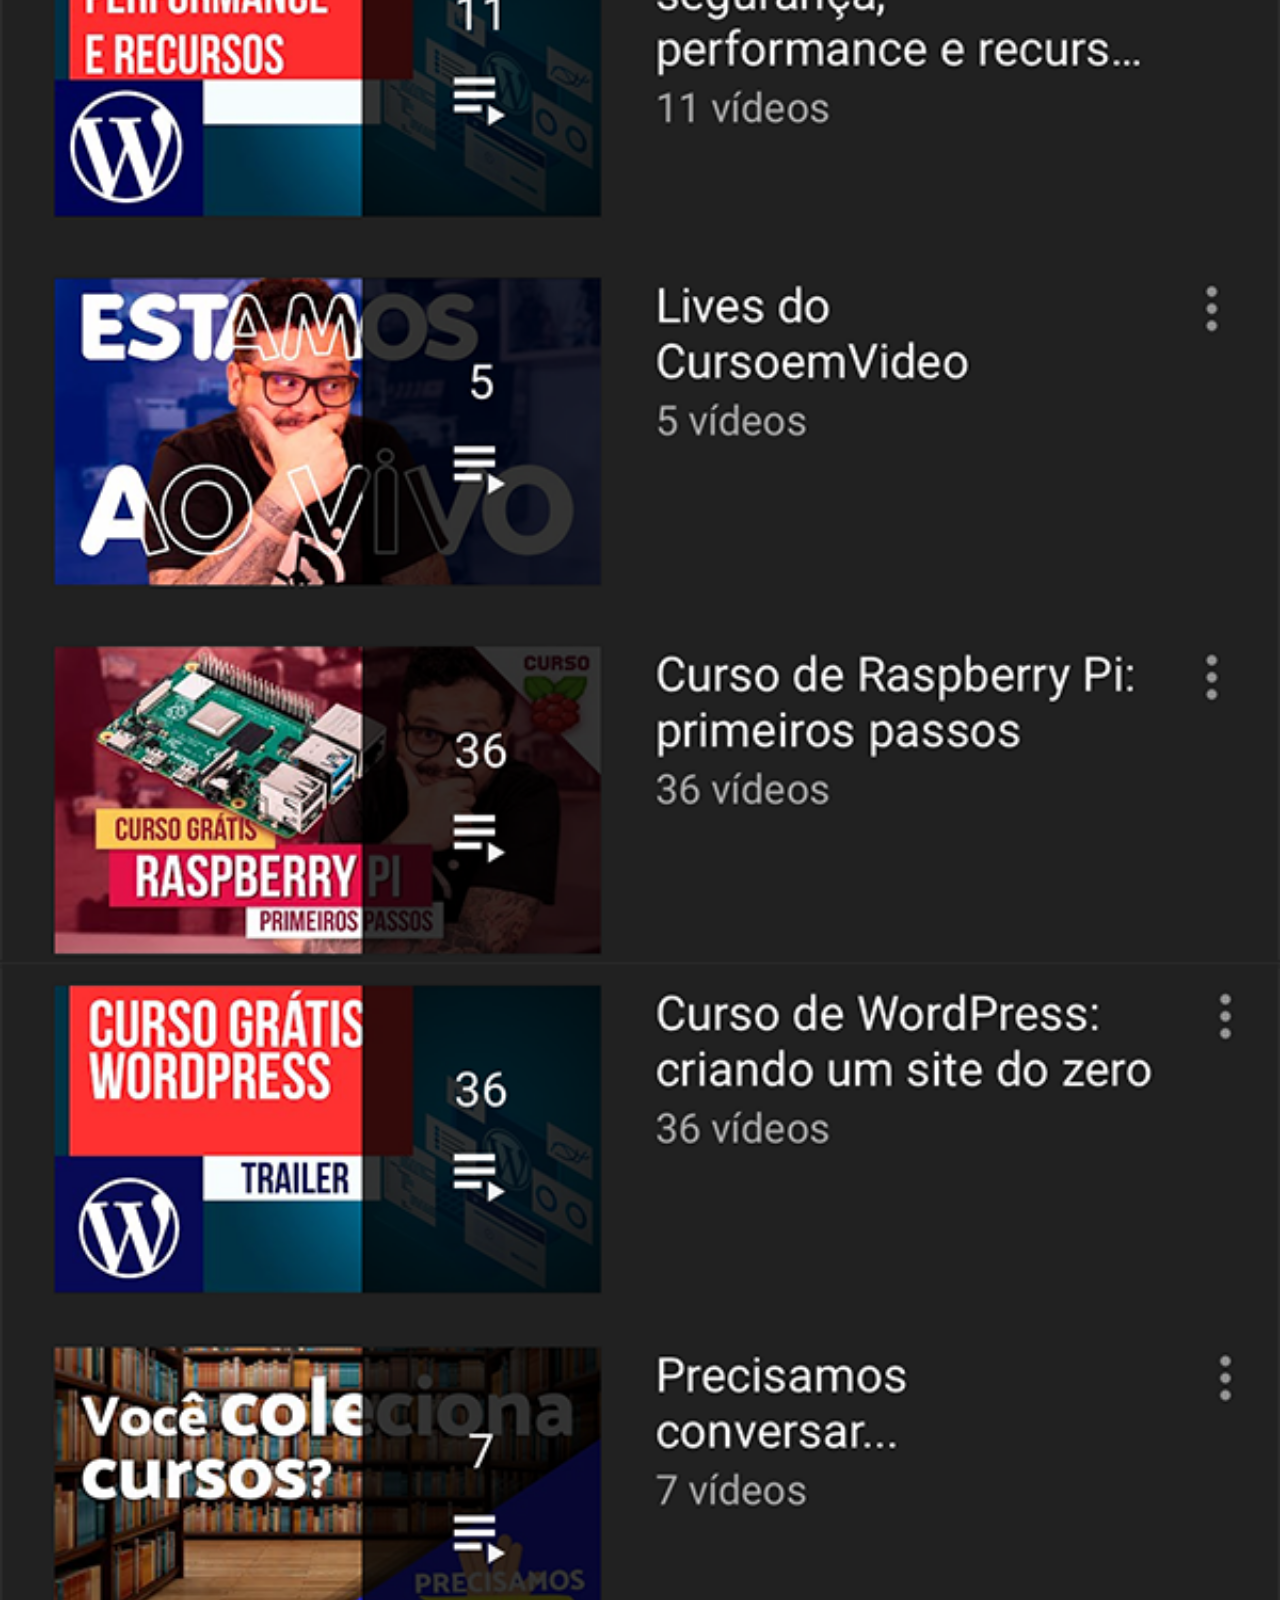
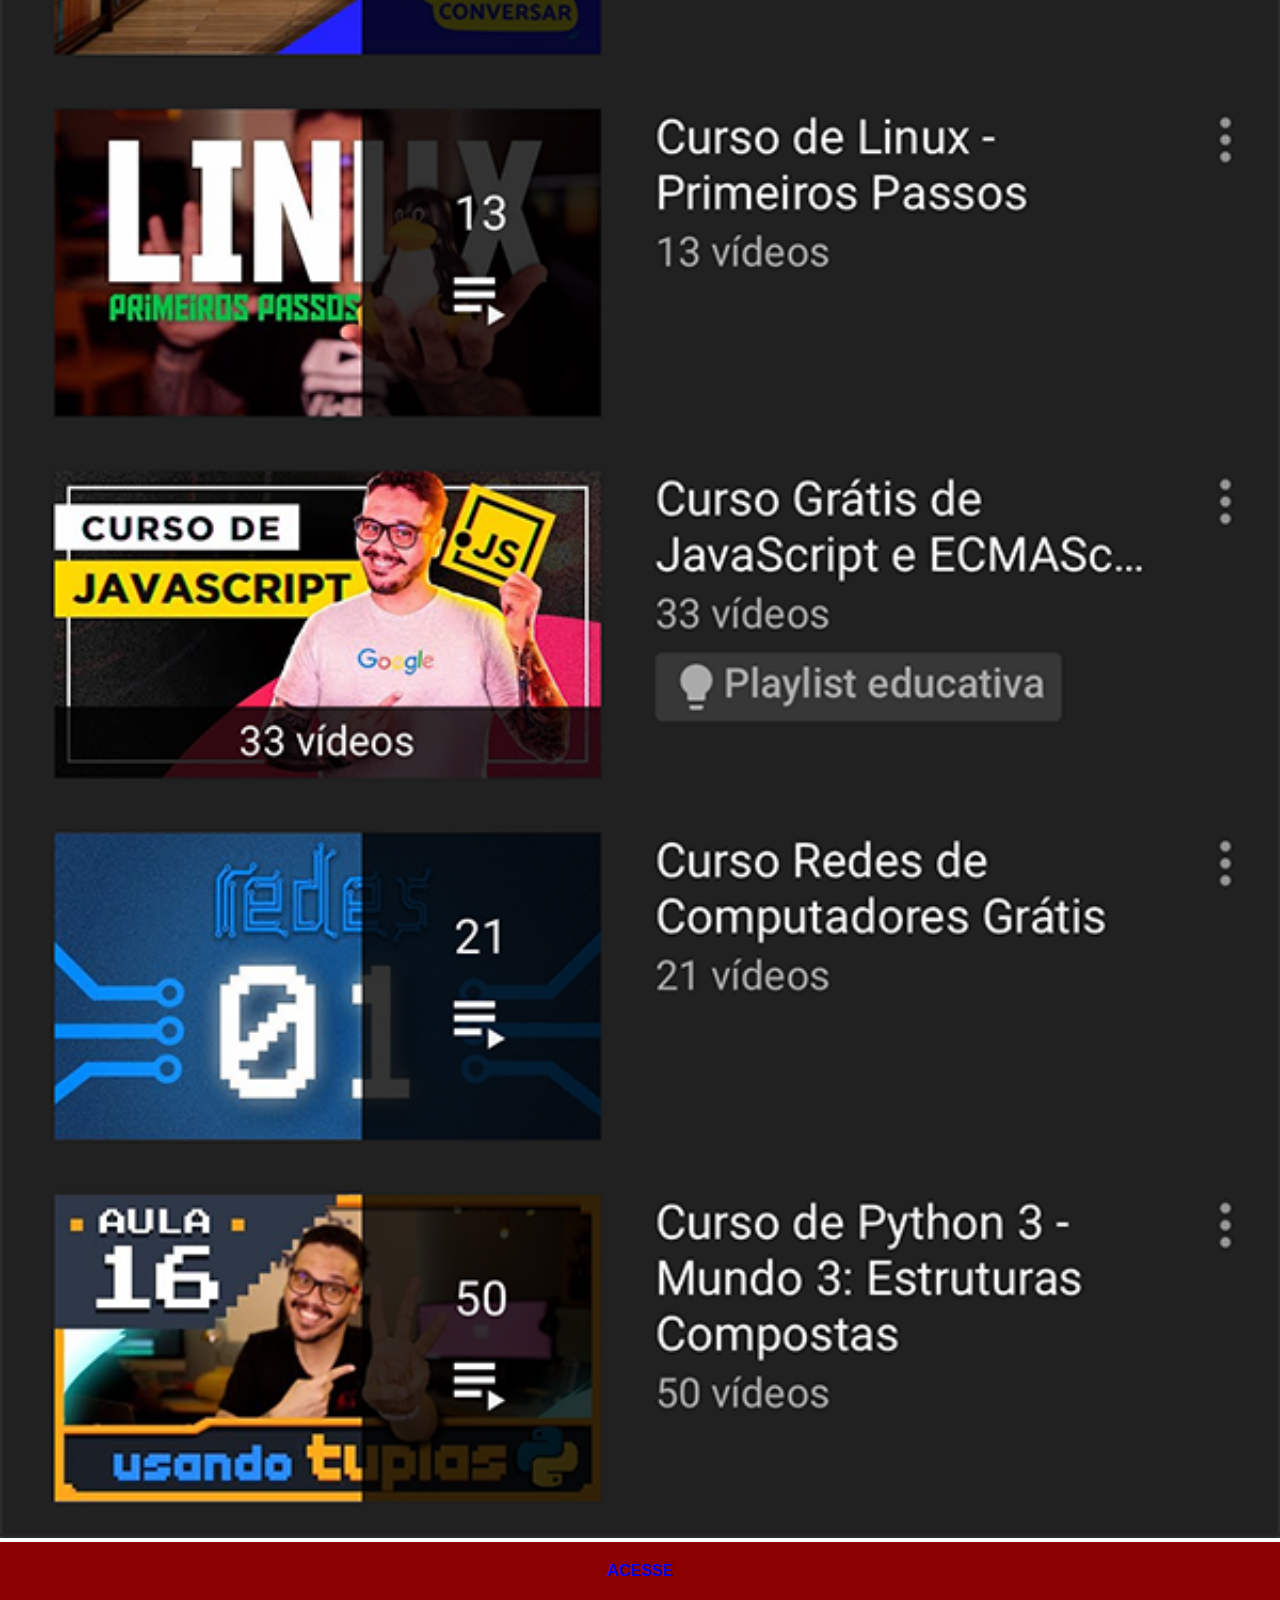
<file: youtube.html>
<!DOCTYPE html>
<html lang="pt-br">
<head>
    <meta charset="UTF-8">
    <meta name="viewport" content="width=device-width, initial-scale=1.0">
    <title>Youtube</title>
    <style>
        * {
            margin: 0px;
            padding: 0px;
            font-family: Arial, Helvetica, sans-serif;
        }

        img {
            width: 100vw;
        }

        a {
            display: block;
            background-color: darkred;
            padding: 20px;
            text-align: center;
            font-weight: bolder;
            text-decoration: none;
        }
    </style>
</head>
<body>
    <img src="imagens/tela-youtube.png" alt="Youtube">
    <a href="https://www.youtube.com/user/cursoemvideo/playlists" target="_blank">ACESSE</a>
</body>
</html>
</file>
<file: estilos/style.css>
@charset "UTF-8";

* {
    margin: 0px;
    padding: 0px;
    font-family: Arial, Helvetica, sans-serif;
}

html, body {
    height: 100vh;
    width: 100vw;
    background-color: black;
}

body {
    background: url(../imagens/fundo-madeira.jpg) no-repeat top center;
    background-size: cover;
    background-attachment: fixed;
}

main {
    position: relative;
    height: 100vh;
}

section#telefone {
    position: absolute;
    top: 50%;
    left: 50%;
    transform: translate(-50%, -50%);

    height: 627px;
    width: 311px;
    background: url(../imagens/frame-iphone.png) no-repeat;
    
}

iframe#tela {
    position: relative;
    top: 80px;
    left: 22px;
    width: 267px;
    height: 471px;
}

section#redes-sociais {
    text-align: right;
}

section#redes-sociais img {
    width: 50px;
    margin: 10px;
    border-radius: 50%;
    box-shadow: 2px 2px 5px rgba(0, 0, 0, 0.432);
    box-sizing: border-box;
}

section#redes-sociais img:hover {
    border: 2px solid rgba(255, 255, 255, 0.658);
    transform: translate(-3px, -3px);
    box-shadow: 5px 5px 10px rgba(0, 0, 0, 0.562);
    transition: transform 0.5s, border 1s;
}
</file>
<file: estilos/social.css>
@charset "UTF-8";

* {
    margin: 0px;
    padding: 0px;
    font-family: Arial, Helvetica, sans-serif;
}

img {
    width: 100%;
    display: block;
}

::-webkit-scrollbar {
    display: none; 
}

a {
    display: block;
    background-color: darkred;
    color: white;
    padding: 20px;
    text-align: center;
    font-weight: bolder;
    text-decoration: none;
    margin-top: -6px;
}

a:hover {
    background-color: red;
}
</file>
